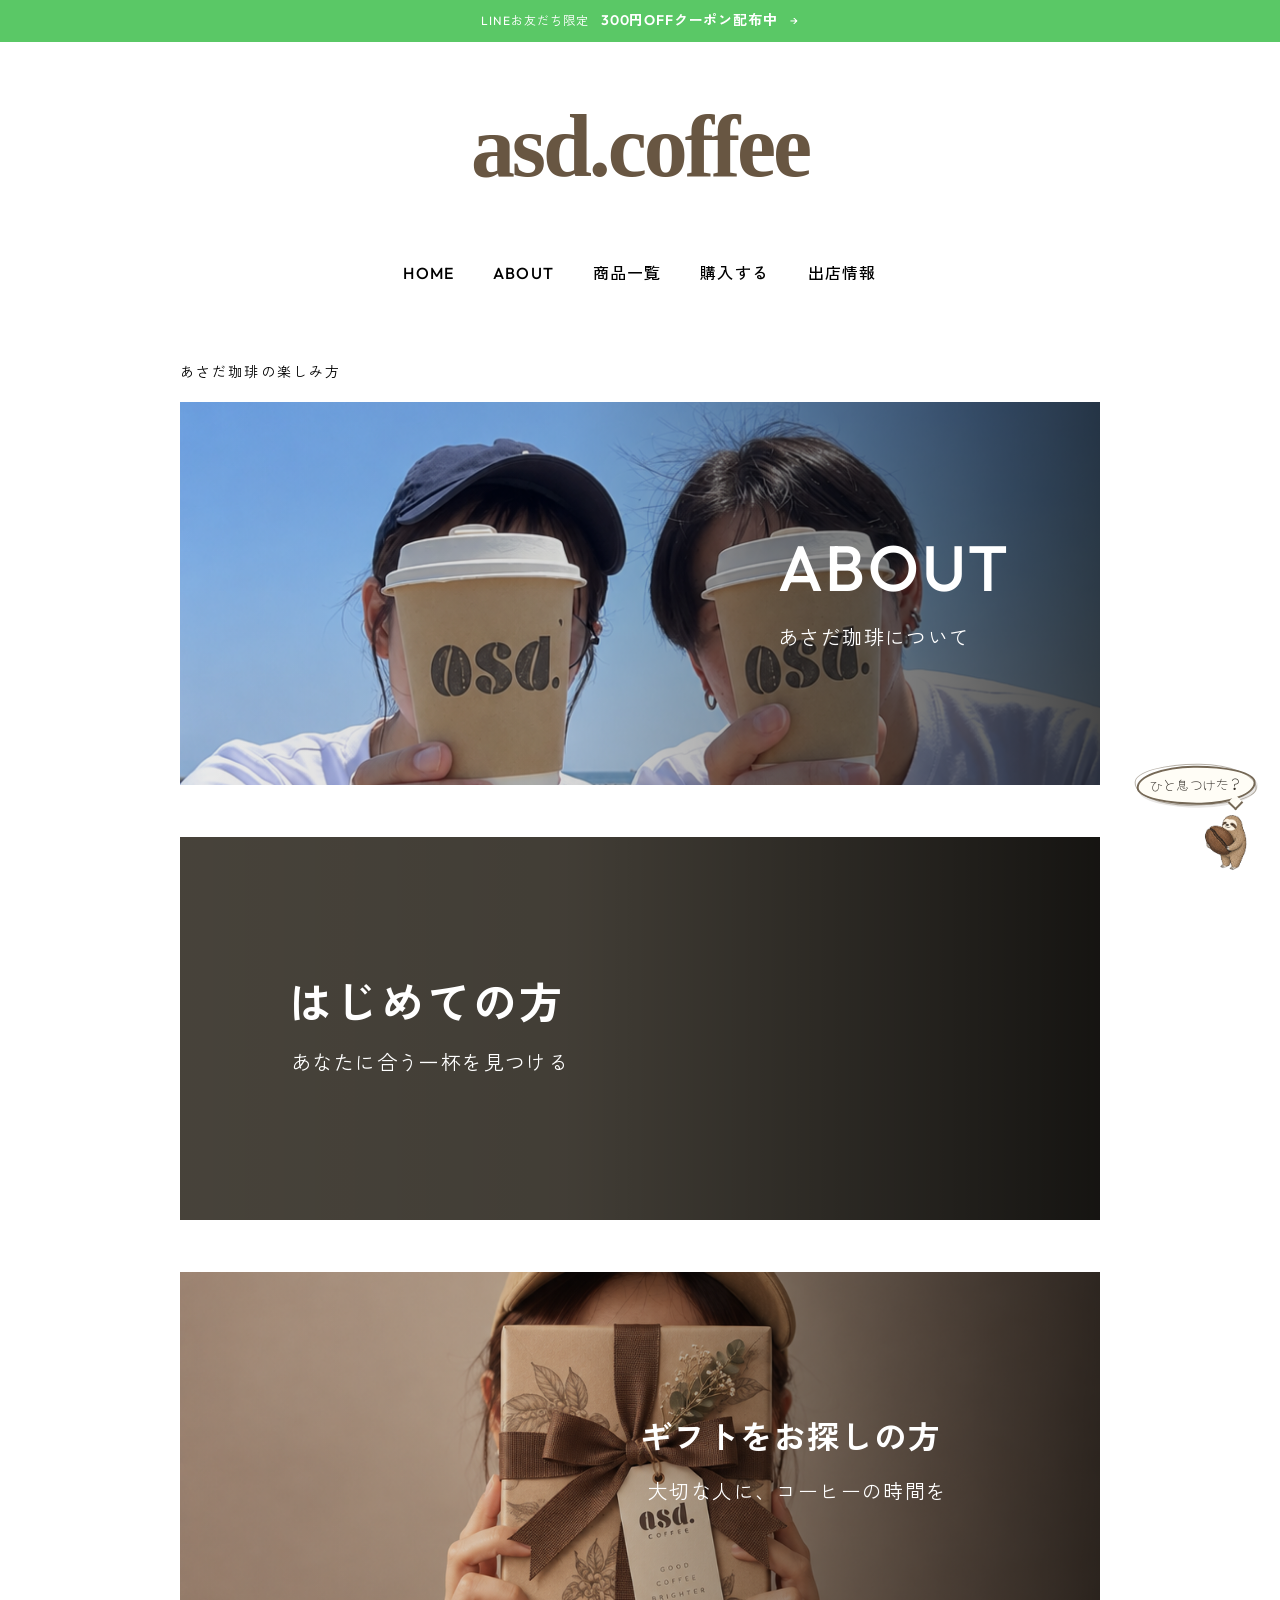
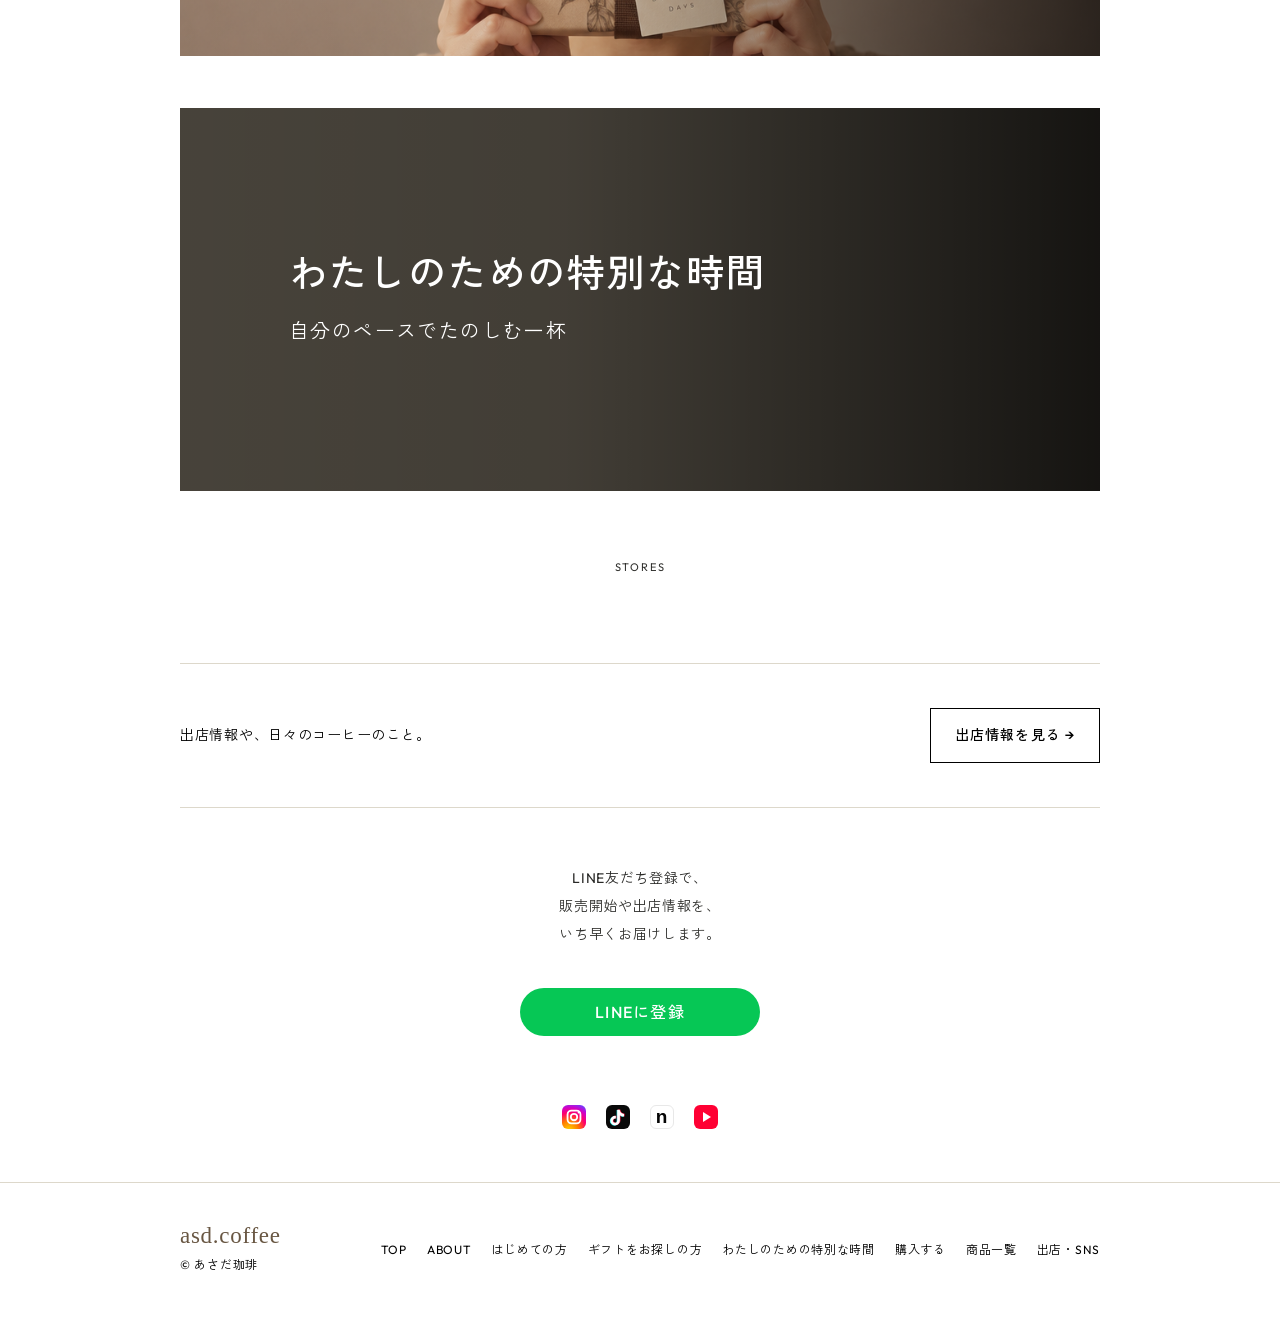
<file: index.html>
<!doctype html>
<html lang="ja">
<head>
  <meta charset="utf-8">
  <meta name="viewport" content="width=device-width,initial-scale=1">
  <title>ホーム | あさだ珈琲</title>
  <link rel="stylesheet" href="preview-site.css?v=20261124-line-coupon">
</head>
<body>
  <a class="line-coupon-bar" href="https://line.me/R/ti/p/%40012tjazy" target="_blank" rel="noopener" aria-label="LINEお友だち限定 300円OFFクーポンを受け取る">
    <span>LINEお友だち限定</span><strong>300円OFFクーポン配布中</strong><span aria-hidden="true">→</span>
  </a>
  <header>
    <div class="head-inner">
      <a class="brand" href="preview.html"><span class="wordmark">asd.coffee</span><small>やさしさ専門の珈琲屋</small></a>
      <nav aria-label="メインメニュー"><a href="preview.html" aria-current="page">HOME</a><a href="preview-about.html">ABOUT</a><a href="preview-products.html">商品一覧</a><a href="preview-shops.html">購入する</a><a href="preview-visit.html">出店情報</a></nav>
    </div>
  </header>
  <main class="shell">
    <section class="route-section">
      <p class="kicker">あさだ珈琲の楽しみ方</p>
      <div class="photo-routes">
<a class="photo-route photo-route-about" href="preview-about.html"><img src="img/about-couple-dslr.png" alt="あさだ珈琲のカップを手にするふたり" loading="lazy"><div class="photo-route-text"><h3>ABOUT</h3><p>あさだ珈琲について</p><span>ページを見る →</span></div></a>
        <a class="photo-route" href="preview-first.html"><video src="img/first-cup-loop.mp4" autoplay muted loop playsinline preload="metadata" aria-label="白いカップへコーヒーを注ぐ映像"></video><div class="photo-route-text"><h3>はじめての方</h3><p>あなたに合う一杯を見つける</p><span>ページを見る →</span></div></a>
        <a class="photo-route" href="preview-gift.html"><img src="img/home-gift-owner.png" alt="ギフトボックスを手に持つあさだ珈琲の店主" loading="lazy"><div class="photo-route-text"><h3>ギフトをお探しの方</h3><p>大切な人に、コーヒーの時間を</p><span>ページを見る →</span></div></a>
        <a class="photo-route" href="preview-metime.html"><video src="img/metime-special-loop-v2.mp4" autoplay muted loop playsinline preload="metadata" aria-label="わたしのための特別なコーヒー時間を描いた映像"></video><div class="photo-route-text"><h3>わたしのための特別な時間</h3><p>自分のペースでたのしむ一杯</p><span>ページを見る →</span></div></a>
      </div>
    </section>
    <section class="stores-product-section" aria-label="STORESの商品">
      <p class="stores-product-label">STORES</p>
      <div class="stores-product-embed">
        <div class="storesjp-button" data-storesjp-item="6b050c081599a4653943adf6" data-storesjp-variation="6b050c081599a4653943adf8" data-storesjp-name="asdcoffee" data-storesjp-layout="layout_g" data-storesjp-lang="ja"></div>
      </div>
    </section>
    <div class="home-bottom">
      <p>出店情報や、日々のコーヒーのこと。</p>
      <a class="button secondary" href="preview-visit.html">出店情報を見る →</a>
    </div>
    <section class="social-section" aria-labelledby="social-title">
      <div class="line-message">
        <h2 id="social-title">LINE友だち登録で、</h2>
        <p class="line-benefit">販売開始や出店情報を、</p>
        <p>いち早くお届けします。</p>
      </div>
      <a class="line-cta" href="https://line.me/R/ti/p/%40012tjazy" target="_blank" rel="noopener">LINEに登録</a>
      <nav class="social-icons" aria-label="公式SNS">
        <a class="social-icon-link" href="https://www.instagram.com/asd.coffee/" target="_blank" rel="noopener" aria-label="Instagramを見る"><span class="social-mark social-image-mark" aria-hidden="true"><img src="img/instagram-social.svg" alt=""></span></a>
        <a class="social-icon-link" href="https://www.tiktok.com/@user1487516749906?_r=1&amp;_t=ZS-9A1RNcPhWej" target="_blank" rel="noopener" aria-label="TikTokを見る"><span class="social-mark social-image-mark" aria-hidden="true"><img src="img/tiktok-social.svg" alt=""></span></a>
        <a class="social-icon-link" href="https://note.com/asd_coffee" target="_blank" rel="noopener" aria-label="noteを見る"><span class="social-mark note-mark" aria-hidden="true">n</span></a>
        <a class="social-icon-link" href="https://www.youtube.com/@asd.coffee8" target="_blank" rel="noopener" aria-label="YouTubeを見る"><span class="social-mark youtube-mark" aria-hidden="true"></span></a>
      </nav>
    </section>
  </main>
  <footer>
    <div class="foot-inner">
      <a class="footer-home" href="preview.html" aria-label="TOPへ戻る"><div class="footer-brand">asd.coffee</div>© あさだ珈琲</a>
      <div class="foot-links"><a href="preview.html">TOP</a><a href="preview-about.html">ABOUT</a><a href="preview-first.html">はじめての方</a><a href="preview-gift.html">ギフトをお探しの方</a><a href="preview-metime.html">わたしのための特別な時間</a><a href="preview-shops.html">購入する</a><a href="preview-products.html">商品一覧</a><a href="preview-visit.html">出店・SNS</a></div>
    </div>
  </footer>
  <script>(function(d,s,id){var st=d.getElementsByTagName(s)[0];if(d.getElementById(id)){return;}var nst=d.createElement(s);nst.id=id;nst.src="https://btn.stores.jp/button.js";nst.charset="UTF-8";st.parentNode.insertBefore(nst,st);})(document,"script","storesjp-button");</script>
  <script src="preview-mascot.js?v=20260925-final" defer></script>
</body>
</html>
</file>
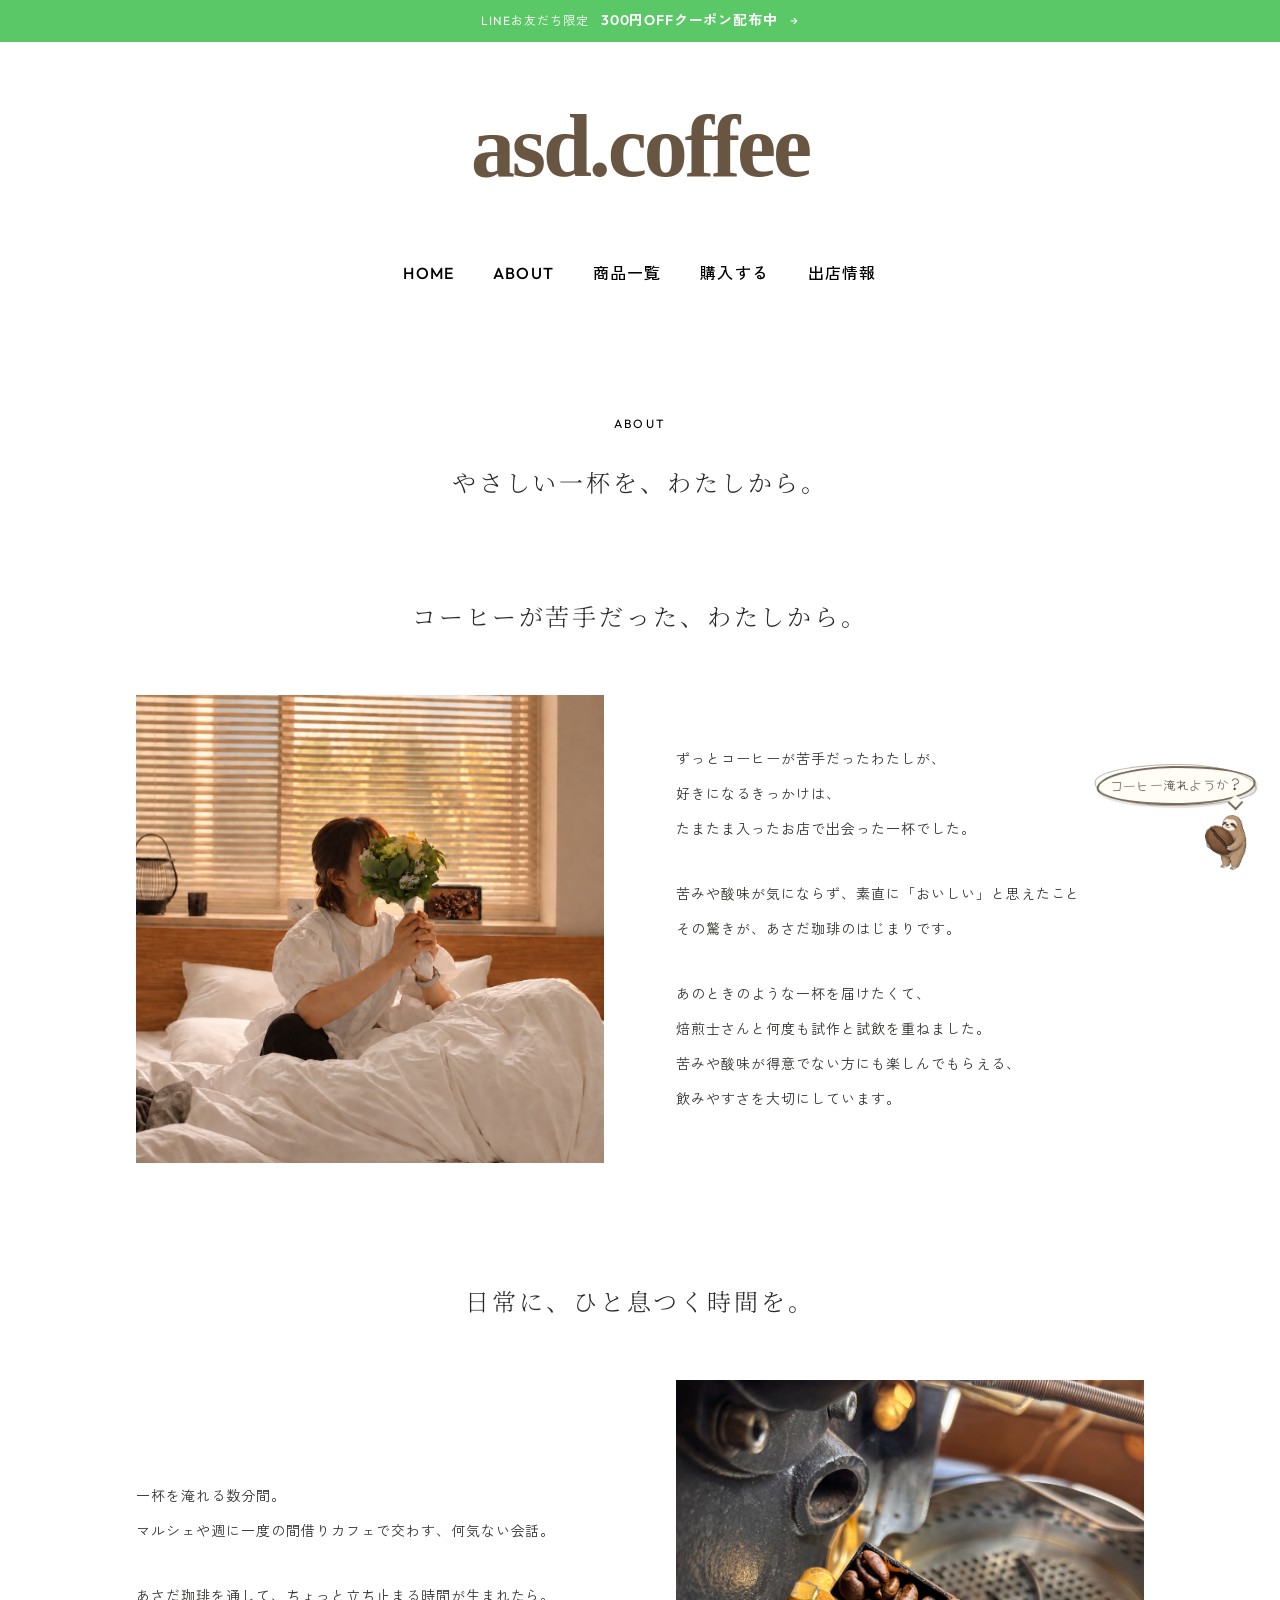
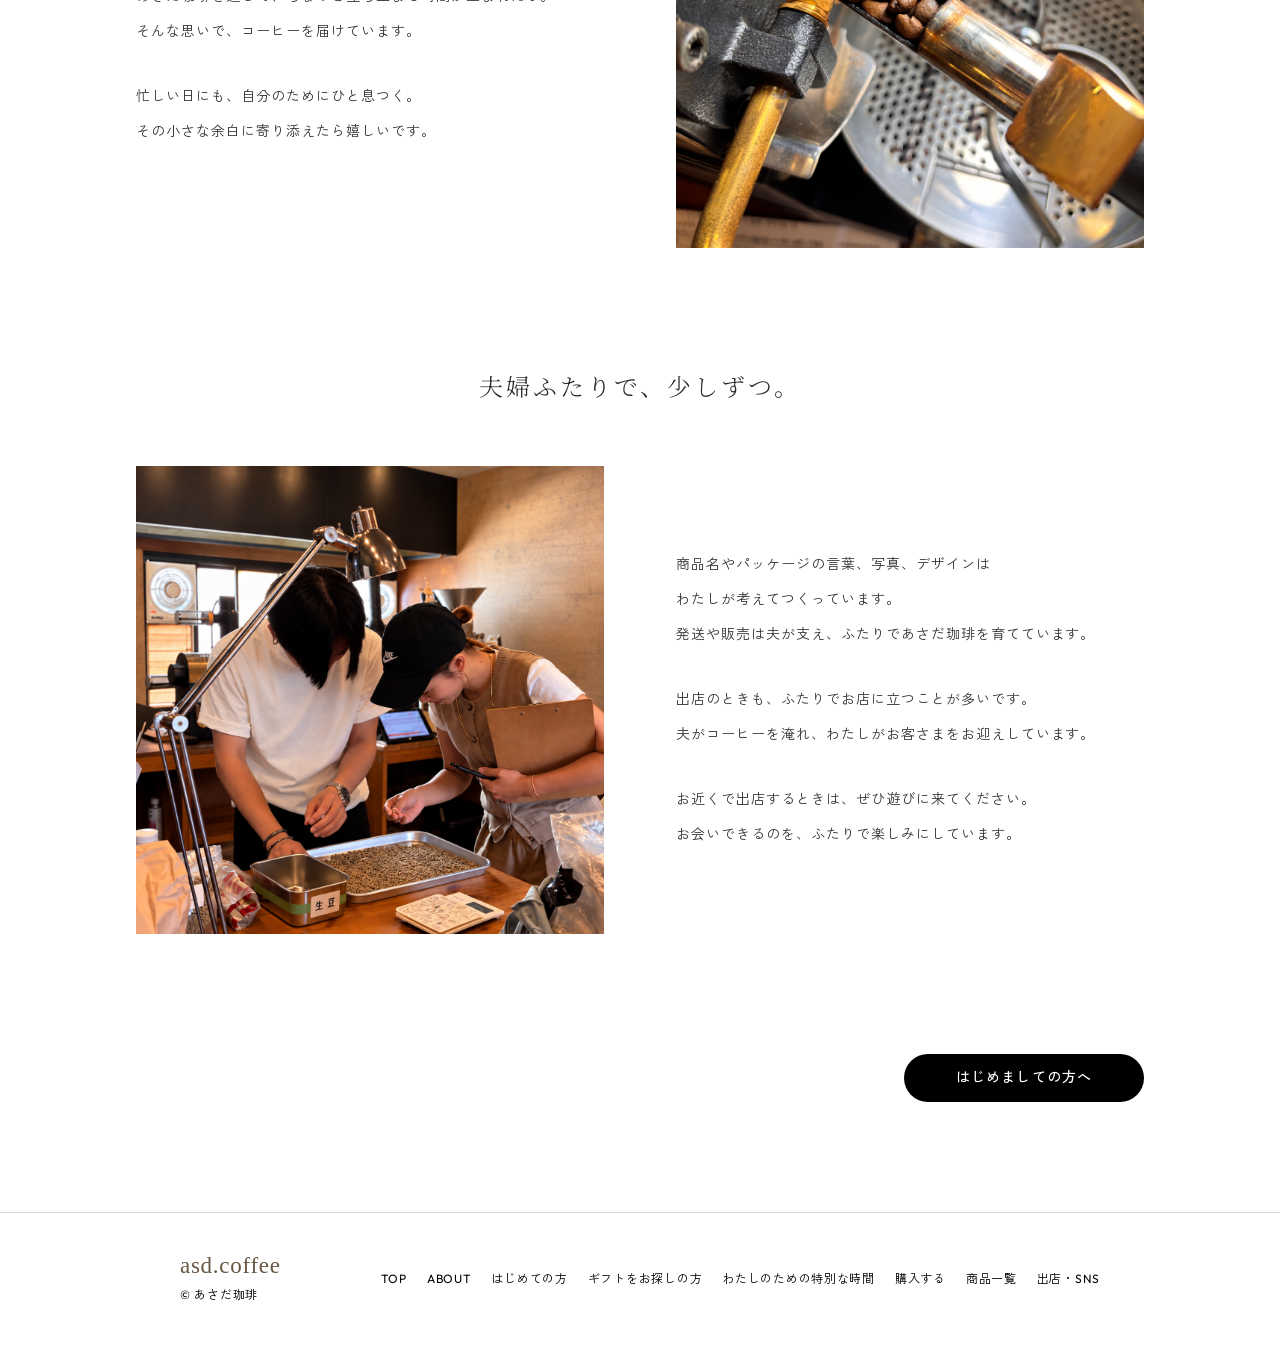
<file: preview-about.html>
<!doctype html>
<html lang="ja">
<head>
  <meta charset="utf-8">
  <meta name="viewport" content="width=device-width,initial-scale=1">
  <title>あさだ珈琲について | あさだ珈琲</title>
  <link rel="stylesheet" href="preview-site.css?v=20261124-line-coupon">
</head>
<body>
  <a class="line-coupon-bar" href="https://line.me/R/ti/p/%40012tjazy" target="_blank" rel="noopener" aria-label="LINEお友だち限定 300円OFFクーポンを受け取る">
    <span>LINEお友だち限定</span><strong>300円OFFクーポン配布中</strong><span aria-hidden="true">→</span>
  </a>
  <header>
    <div class="head-inner">
      <a class="brand" href="preview.html"><span class="wordmark">asd.coffee</span><small>やさしさ専門の珈琲屋</small></a>
      <nav aria-label="メインメニュー">
        <a href="preview.html">HOME</a>
        <a href="preview-about.html" aria-current="page">ABOUT</a>

        <a href="preview-products.html">商品一覧</a><a href="preview-shops.html">購入する</a>
      <a href="preview-visit.html">出店情報</a></nav>
    </div>
  </header>

  <main class="shell about-page">
    <div class="about-intro">
      <p class="kicker">ABOUT</p>
      <h1>やさしい一杯を、<br class="mobile-break">わたしから。</h1>
    </div>

    <section class="about-chapter">
      <h2>コーヒーが苦手だった、<br class="mobile-break">わたしから。</h2>
      <div class="about-row">
        <figure class="about-photo">
          <img src="img/about-pause-dslr-orange-beans.png" alt="花を手にベッドでひと息つく時間">
        </figure>
        <div class="about-copy about-copy-story">
          <p>ずっとコーヒーが苦手だったわたしが、<br>好きになるきっかけは、<br>たまたま入ったお店で出会った一杯でした。</p>
          <p>苦みや酸味が気にならず、素直に「おいしい」と思えたこと<br>その驚きが、あさだ珈琲のはじまりです。</p>
          <p>あのときのような一杯を届けたくて、<br>焙煎士さんと何度も試作と試飲を重ねました。<br>苦みや酸味が得意でない方にも楽しんでもらえる、<br>飲みやすさを大切にしています。</p>
        </div>
      </div>
    </section>

    <section class="about-chapter">
      <h2>日常に、ひと息つく時間を。</h2>
      <div class="about-row about-row-reverse">
        <figure class="about-photo">
          <img src="img/about-origin-roaster.jpeg" alt="焙煎機から取り出したコーヒー豆">
        </figure>
        <div class="about-copy about-copy-story">
          <p>一杯を淹れる数分間。<br>マルシェや週に一度の間借りカフェで交わす、何気ない会話。</p>
          <p>あさだ珈琲を通して、ちょっと立ち止まる時間が生まれたら。<br>そんな思いで、コーヒーを届けています。</p>
          <p>忙しい日にも、自分のためにひと息つく。<br>その小さな余白に寄り添えたら嬉しいです。</p>
        </div>
      </div>
    </section>

    <section class="about-chapter">
      <h2>夫婦ふたりで、少しずつ。</h2>
      <div class="about-row">
        <figure class="about-photo">
          <img src="img/about-roasting-team-close-headroom.png" alt="焙煎したコーヒー豆の状態を夫婦で確かめる様子">
        </figure>
        <div class="about-copy about-copy-story">
          <p>商品名やパッケージの言葉、写真、デザインは<br>わたしが考えてつくっています。<br>発送や販売は夫が支え、ふたりであさだ珈琲を育てています。</p>
          <p>出店のときも、ふたりでお店に立つことが多いです。<br>夫がコーヒーを淹れ、わたしがお客さまをお迎えしています。</p>
          <p>お近くで出店するときは、ぜひ遊びに来てください。<br>お会いできるのを、ふたりで楽しみにしています。</p>
        </div>
      </div>
    </section>

    <div class="about-next-wrap">
      <a class="about-next" href="https://note.com/asd_coffee/n/n2e257f596d24" target="_blank" rel="noopener">はじめましての方へ</a>
    </div>
  </main>

  <footer>
    <div class="foot-inner">
      <a class="footer-home" href="preview.html" aria-label="TOPへ戻る"><div class="footer-brand">asd.coffee</div>© あさだ珈琲</a>
      <div class="foot-links">
        <a href="preview.html">TOP</a><a href="preview-about.html">ABOUT</a><a href="preview-first.html">はじめての方</a><a href="preview-gift.html">ギフトをお探しの方</a><a href="preview-metime.html">わたしのための特別な時間</a><a href="preview-shops.html">購入する</a><a href="preview-products.html">商品一覧</a><a href="preview-visit.html">出店・SNS</a>
      </div>
    </div>
  </footer>
  <script src="preview-mascot.js?v=20260925-final" defer></script>
</body>
</html>
</file>
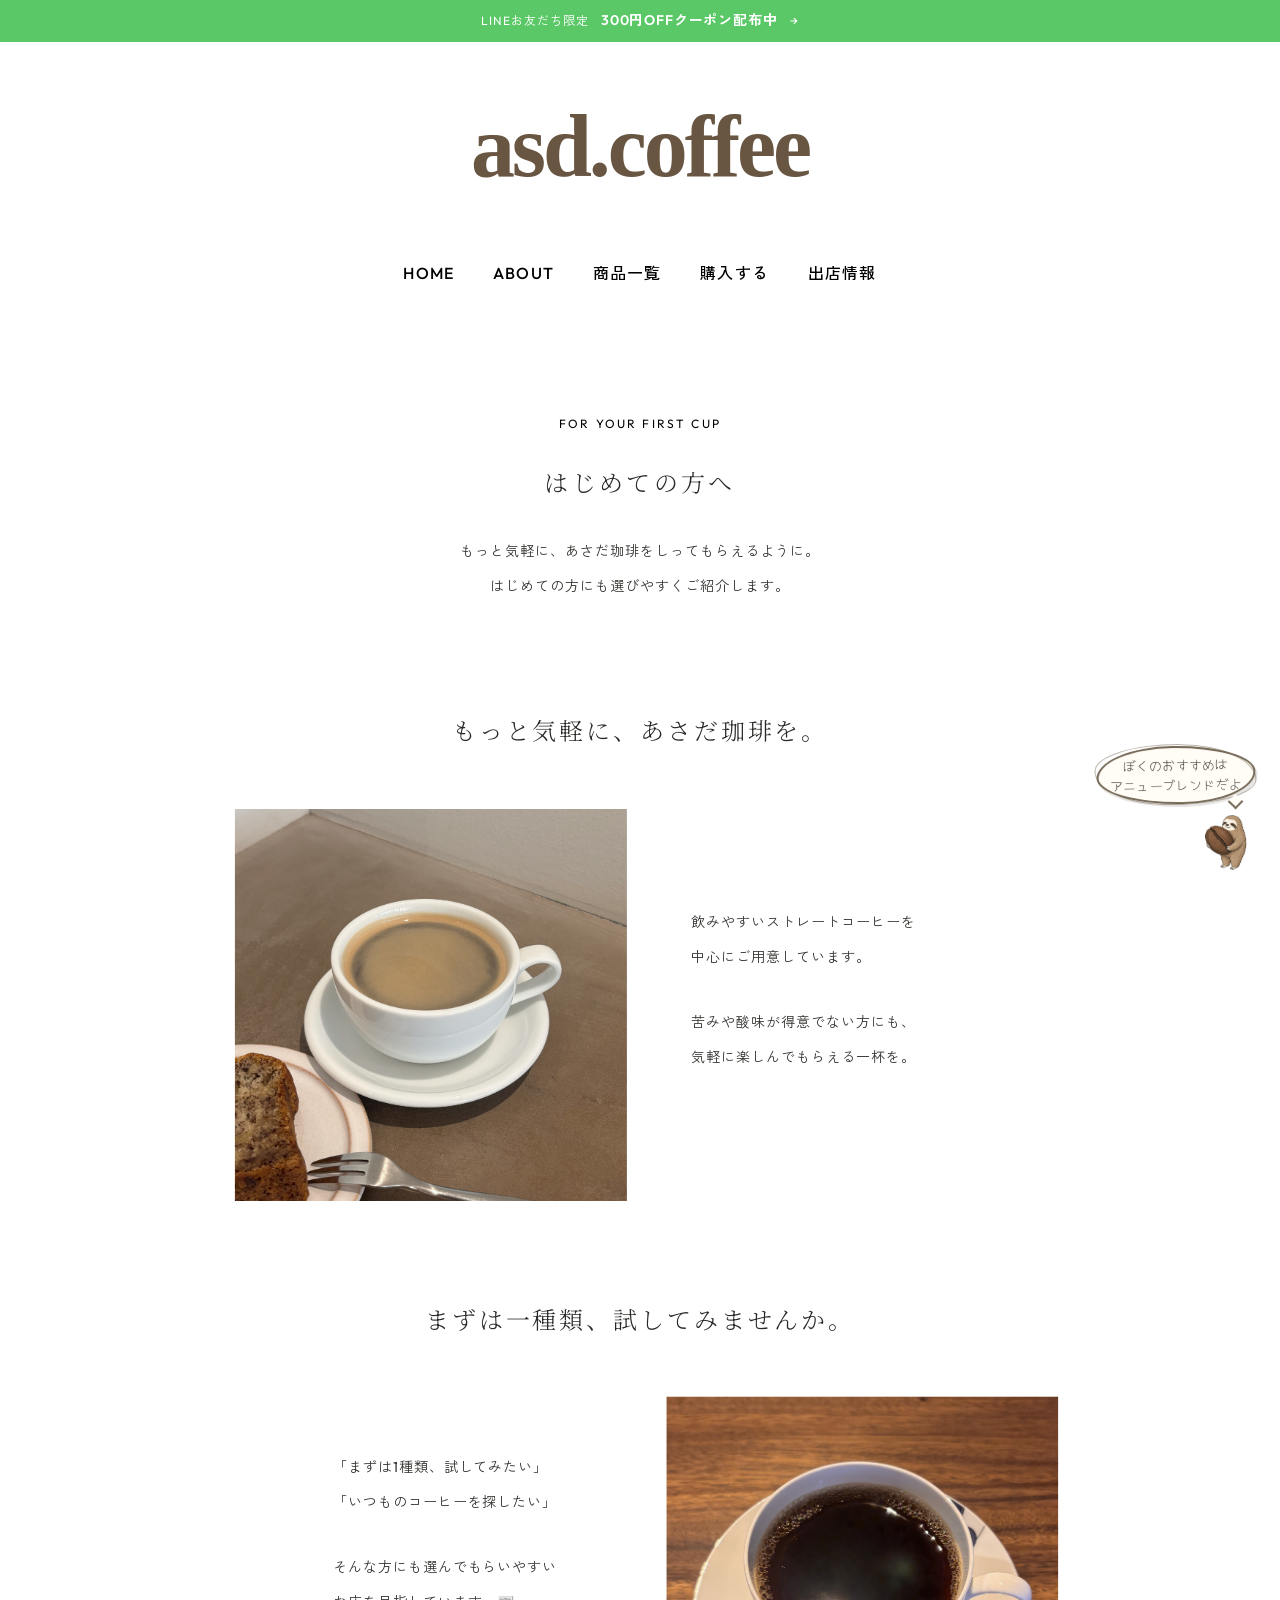
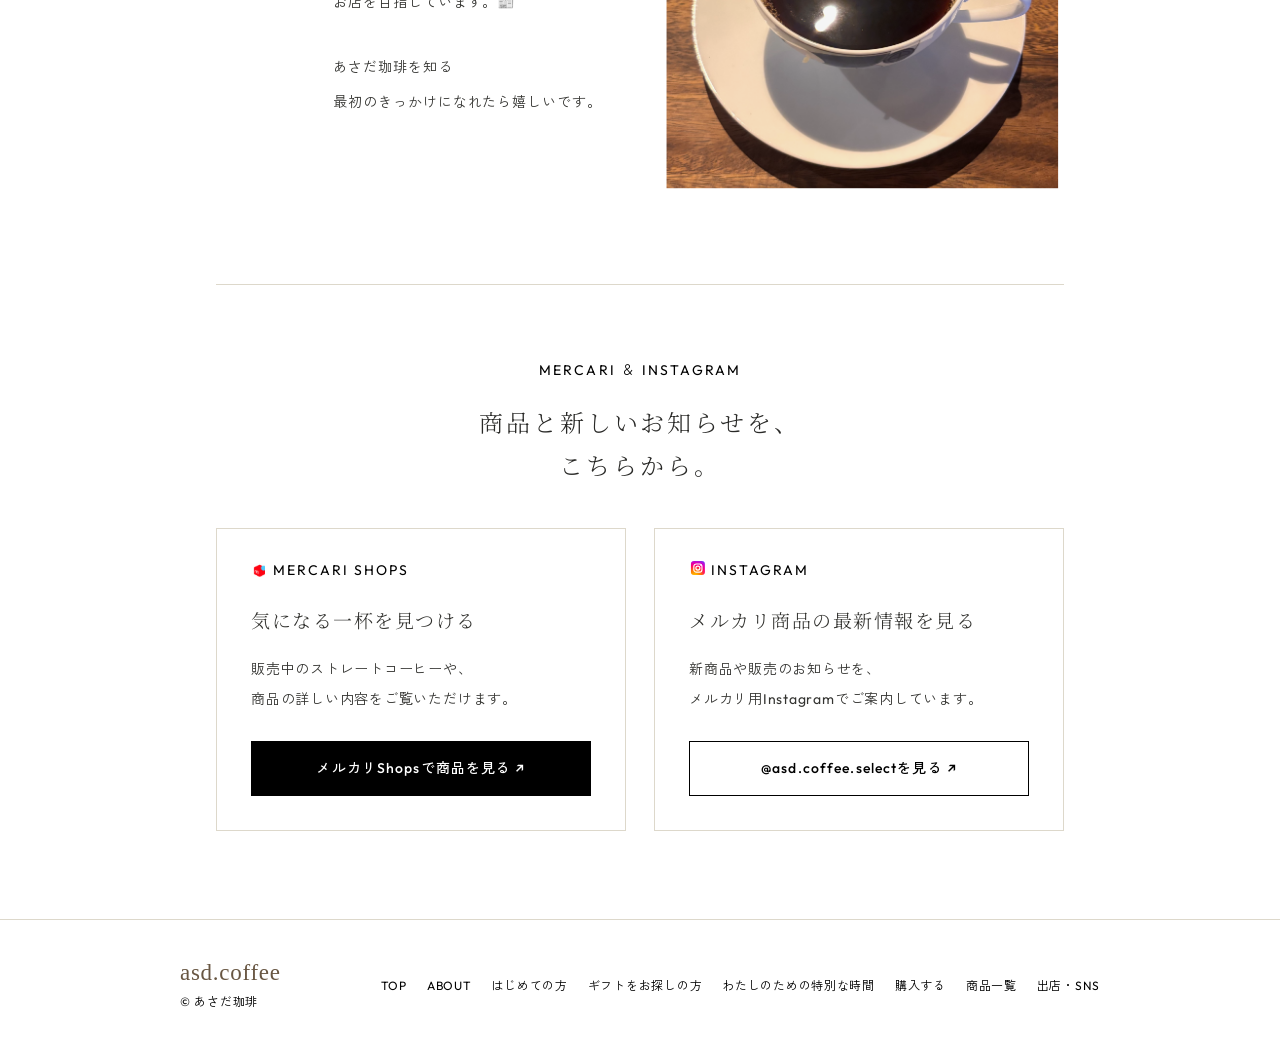
<file: preview-first.html>
<!doctype html>
<html lang="ja">
<head>
  <meta charset="utf-8">
  <meta name="viewport" content="width=device-width,initial-scale=1">
  <title>はじめての方 | あさだ珈琲</title>
  <link rel="stylesheet" href="preview-site.css?v=20261124-line-coupon">
</head>
<body>
  <a class="line-coupon-bar" href="https://line.me/R/ti/p/%40012tjazy" target="_blank" rel="noopener" aria-label="LINEお友だち限定 300円OFFクーポンを受け取る">
    <span>LINEお友だち限定</span><strong>300円OFFクーポン配布中</strong><span aria-hidden="true">→</span>
  </a>
  <header>
    <div class="head-inner">
      <a class="brand" href="preview.html"><span class="wordmark">asd.coffee</span><small>やさしさ専門の珈琲屋</small></a>
      <nav aria-label="メインメニュー">
        <a href="preview.html">HOME</a>
        <a href="preview-about.html">ABOUT</a>

        <a href="preview-products.html">商品一覧</a><a href="preview-shops.html">購入する</a>
      <a href="preview-visit.html">出店情報</a></nav>
    </div>
  </header>

  <main class="shell first-page">
    <div class="first-page-heading">
      <p class="kicker">FOR YOUR FIRST CUP</p>
      <h1>はじめての方へ</h1>
      <p>もっと気軽に、<br class="mobile-break"><span class="mobile-intro-line">あさだ珈琲をしってもらえるように。</span><br>はじめての方にも選びやすくご紹介します。</p>
    </div>

    <section class="first-guide-row">
      <h2 class="first-guide-title">もっと気軽に、あさだ珈琲を。</h2>
      <img src="img/first-coffee-cup.jpeg" alt="コーヒーと焼き菓子のある時間">
      <div class="first-guide-copy">
        <p>飲みやすいストレートコーヒーを<br>中心にご用意しています。</p>
        <p>苦みや酸味が得意でない方にも、<br>気軽に楽しんでもらえる一杯を。</p>
      </div>
    </section>

    <section class="first-guide-row first-guide-reverse">
      <h2 class="first-guide-title">まずは一種類、<br class="mobile-break">試してみませんか。</h2>
      <div class="first-guide-copy">
        <p>「まずは1種類、試してみたい」<br>「いつものコーヒーを探したい」</p>
        <p>そんな方にも選んでもらいやすい<br>お店を目指しています。📰</p>
        <p>あさだ珈琲を知る<br>最初のきっかけになれたら嬉しいです。</p>
      </div>
      <div class="first-guide-image second-coffee-image"><img src="img/first-coffee-7411.jpeg" alt="木のテーブルに置かれた一杯のコーヒー"></div>
    </section>

    <section class="first-market-links" aria-label="メルカリであさだ珈琲を見る">
      <div class="first-market-intro">
        <p class="kicker">MERCARI ＆ INSTAGRAM</p>
        <h2>商品と新しいお知らせを、<br>こちらから。</h2>
      </div>
      <div class="first-market-grid">
        <article>
          <p class="kicker market-label"><span class="market-icon mercari-icon" aria-hidden="true"><img src="img/mercari-shops-icon.png" alt=""></span>MERCARI SHOPS</p>
          <h3>気になる一杯を見つける</h3>
          <p>販売中のストレートコーヒーや、<br>商品の詳しい内容をご覧いただけます。</p>
          <a class="button" href="https://jp.mercari.com/shops/profile/J5eAxbg2uMhnXAtLZypYfQ" target="_blank" rel="noopener">メルカリShopsで商品を見る ↗</a>
        </article>
        <article>
          <p class="kicker market-label"><span class="market-icon instagram-icon" aria-hidden="true"><img src="img/instagram-social.svg" alt=""></span>INSTAGRAM</p>
          <h3>メルカリ商品の最新情報を見る</h3>
          <p>新商品や販売のお知らせを、<br>メルカリ用Instagramでご案内しています。</p>
          <a class="button secondary" href="https://www.instagram.com/asd.coffee.select?stkn=MW5xcWt0cjNtdnQzZA%3D%3D&amp;utm_source=qr" target="_blank" rel="noopener">@asd.coffee.selectを見る ↗</a>
        </article>
      </div>
    </section>
  </main>

  <footer>
    <div class="foot-inner">
      <a class="footer-home" href="preview.html" aria-label="TOPへ戻る"><div class="footer-brand">asd.coffee</div>© あさだ珈琲</a>
      <div class="foot-links"><a href="preview.html">TOP</a><a href="preview-about.html">ABOUT</a><a href="preview-first.html">はじめての方</a><a href="preview-gift.html">ギフトをお探しの方</a><a href="preview-metime.html">わたしのための特別な時間</a><a href="preview-shops.html">購入する</a><a href="preview-products.html">商品一覧</a><a href="preview-visit.html">出店・SNS</a></div>
    </div>
  </footer>
  <script src="preview-mascot.js?v=20260925-final" defer></script>
</body>
</html>
</file>
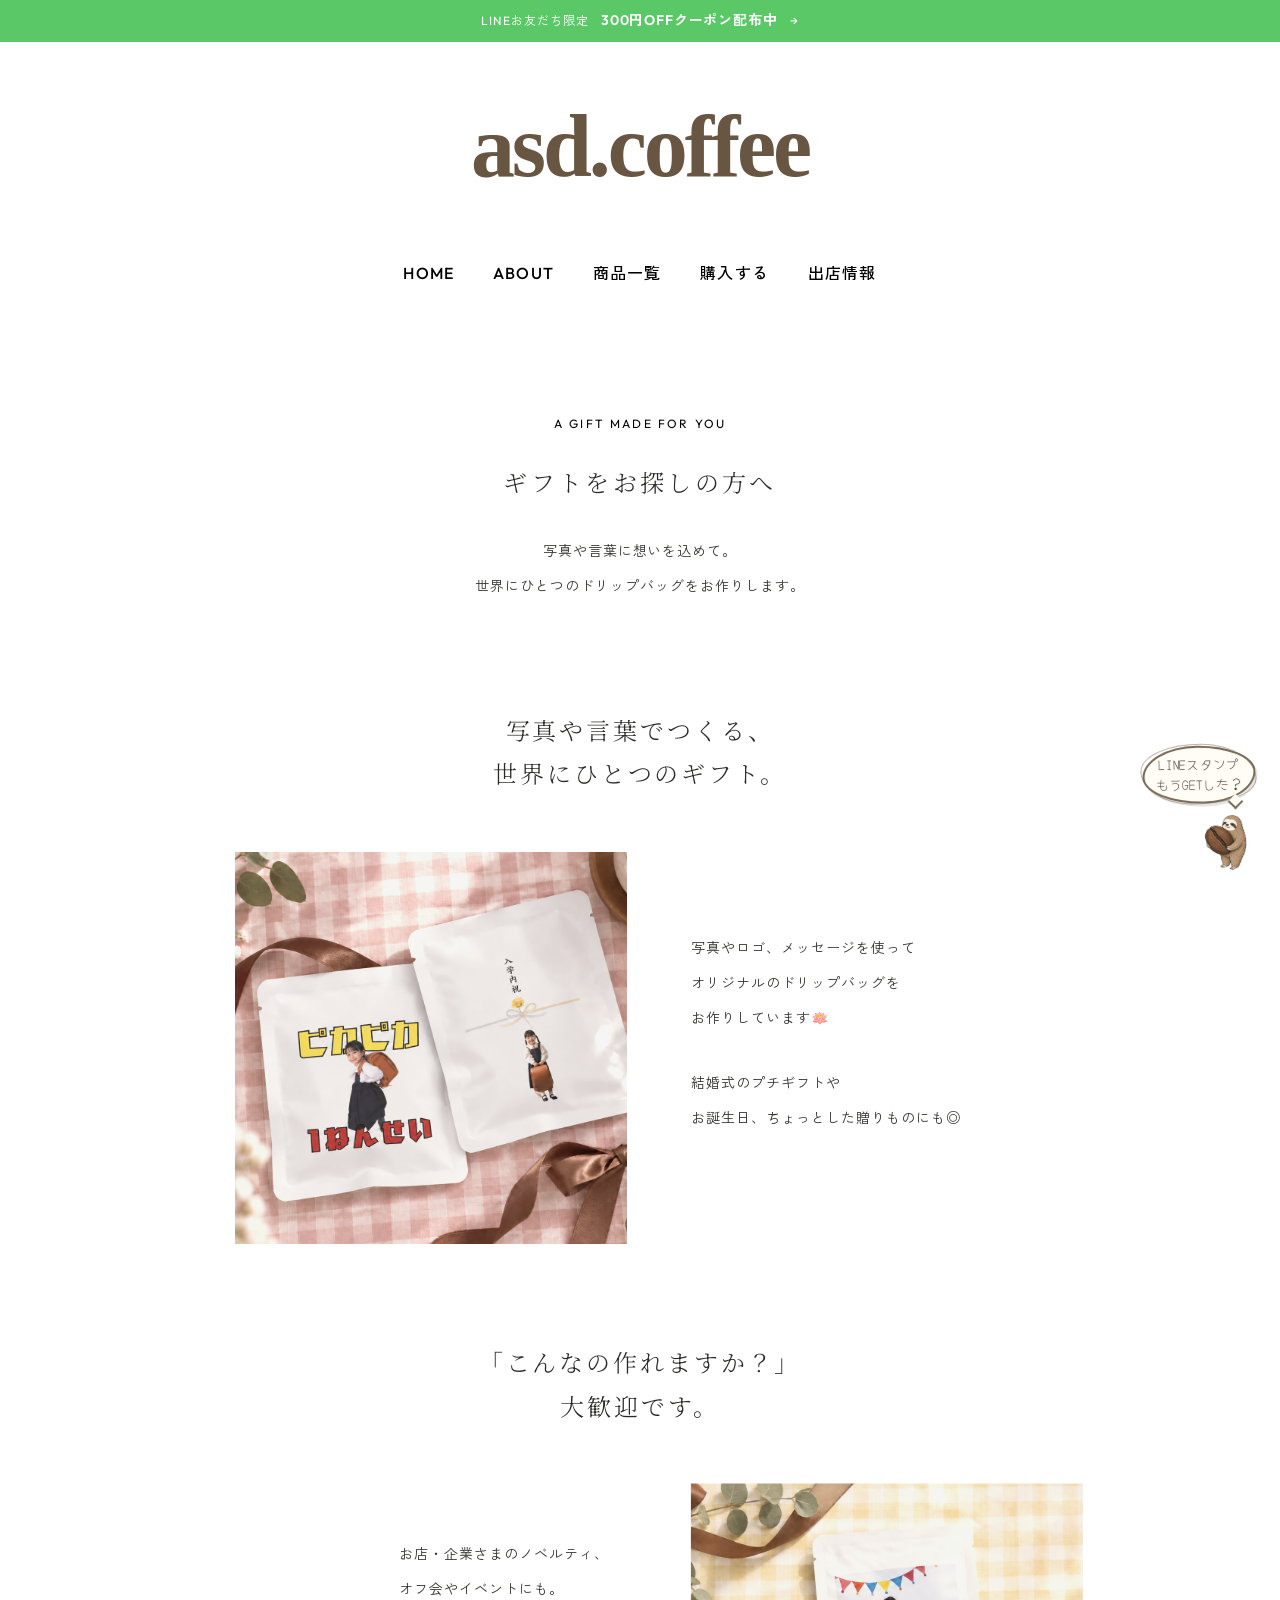
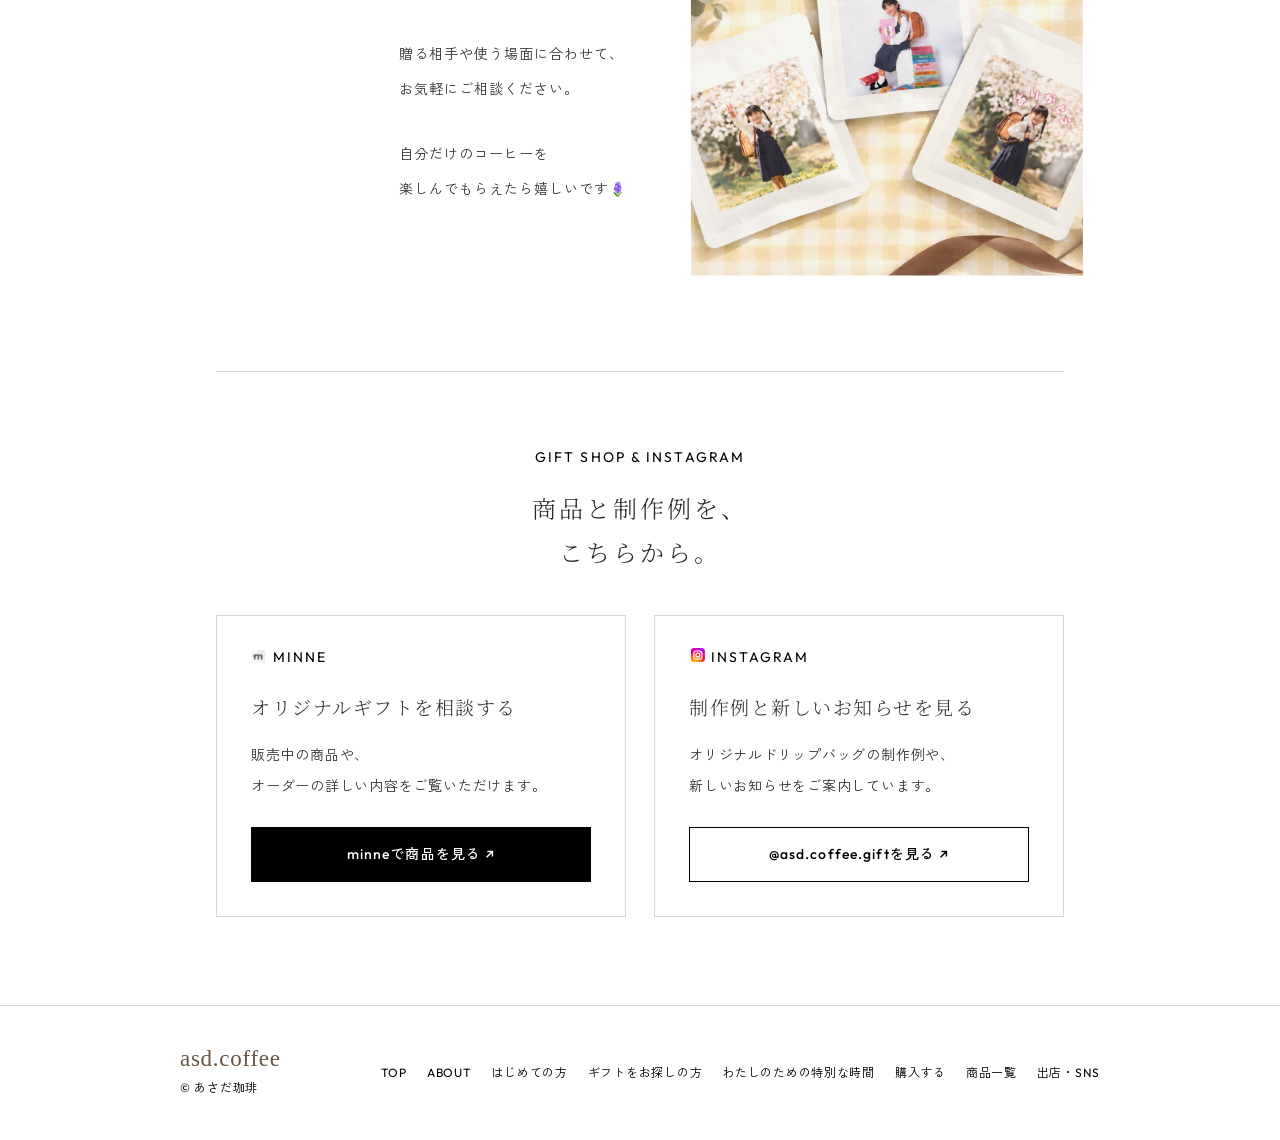
<file: preview-gift.html>
<!doctype html>
<html lang="ja">
<head>
  <meta charset="utf-8">
  <meta name="viewport" content="width=device-width,initial-scale=1">
  <title>ギフトをお探しの方 | あさだ珈琲</title>
  <link rel="stylesheet" href="preview-site.css?v=20261124-line-coupon">
</head>
<body>
  <a class="line-coupon-bar" href="https://line.me/R/ti/p/%40012tjazy" target="_blank" rel="noopener" aria-label="LINEお友だち限定 300円OFFクーポンを受け取る">
    <span>LINEお友だち限定</span><strong>300円OFFクーポン配布中</strong><span aria-hidden="true">→</span>
  </a>
  <header>
    <div class="head-inner">
      <a class="brand" href="preview.html"><span class="wordmark">asd.coffee</span><small>やさしさ専門の珈琲屋</small></a>
      <nav aria-label="メインメニュー">
        <a href="preview.html">HOME</a>
        <a href="preview-about.html">ABOUT</a>

        <a href="preview-products.html">商品一覧</a><a href="preview-shops.html">購入する</a>
      <a href="preview-visit.html">出店情報</a></nav>
    </div>
  </header>

  <main class="shell first-page gift-page">
    <div class="first-page-heading">
      <p class="kicker">A GIFT MADE FOR YOU</p>
      <h1>ギフトをお探しの方へ</h1>
      <p>写真や言葉に想いを込めて。<br>世界にひとつのドリップバッグをお作りします。</p>
    </div>

    <section class="first-guide-row">
      <h2 class="first-guide-title">写真や言葉でつくる、<br>世界にひとつのギフト。</h2>
      <div class="first-guide-image gift-samples-image"><img src="img/gift-original-samples-cute.png" alt="写真とメッセージを使ったオリジナルドリップバッグ"></div>
      <div class="first-guide-copy">
        <div class="gift-intro-copy">
          <p>写真やロゴ、メッセージを使って<br>オリジナルのドリップバッグを<br>お作りしています🪷</p>
          <p>結婚式のプチギフトや<br>お誕生日、ちょっとした贈りものにも◎</p>
        </div>
      </div>
    </section>

    <section class="first-guide-row first-guide-reverse">
      <h2 class="first-guide-title">「こんなの作れますか？」<br><span class="gift-welcome-line">大歓迎です。</span></h2>
      <div class="first-guide-copy">
        <div class="gift-detail-copy">
          <p>お店・企業さまのノベルティ、<br>オフ会やイベントにも。</p>
          <p>贈る相手や使う場面に合わせて、<br>お気軽にご相談ください。</p>
          <p>自分だけのコーヒーを<br>楽しんでもらえたら嬉しいです🪻</p>
        </div>
      </div>
      <div class="first-guide-image gift-photo-set"><img src="img/gift-original-photo-set-cute.png" alt="子どもの写真を使ったオリジナルドリップバッグのセット"></div>
    </section>

    <section class="first-market-links" aria-label="minneとInstagramでギフトを見る">
      <div class="first-market-intro">
        <p class="kicker">GIFT SHOP &amp; INSTAGRAM</p>
        <h2>商品と制作例を、<br>こちらから。</h2>
      </div>
      <div class="first-market-grid">
        <article>
          <p class="kicker market-label"><span class="market-icon minne-icon" aria-hidden="true"><img src="img/minne-icon.jpg" alt=""></span>MINNE</p>
          <h3>オリジナルギフトを相談する</h3>
          <p>販売中の商品や、<br>オーダーの詳しい内容をご覧いただけます。</p>
          <a class="button" href="https://minne.com/@1124no" target="_blank" rel="noopener">minneで商品を見る ↗</a>
        </article>
        <article>
          <p class="kicker market-label"><span class="market-icon instagram-icon" aria-hidden="true"><img src="img/instagram-social.svg" alt=""></span>INSTAGRAM</p>
          <h3>制作例と新しいお知らせを見る</h3>
          <p>オリジナルドリップバッグの制作例や、<br>新しいお知らせをご案内しています。</p>
          <a class="button secondary" href="https://www.instagram.com/asd.coffee.gift?stkn=dHhuazY5N3hmNndn&amp;utm_source=qr" target="_blank" rel="noopener">@asd.coffee.giftを見る ↗</a>
        </article>
      </div>
    </section>
  </main>

  <footer>
    <div class="foot-inner">
      <a class="footer-home" href="preview.html" aria-label="TOPへ戻る"><div class="footer-brand">asd.coffee</div>© あさだ珈琲</a>
      <div class="foot-links"><a href="preview.html">TOP</a><a href="preview-about.html">ABOUT</a><a href="preview-first.html">はじめての方</a><a href="preview-gift.html">ギフトをお探しの方</a><a href="preview-metime.html">わたしのための特別な時間</a><a href="preview-shops.html">購入する</a><a href="preview-products.html">商品一覧</a><a href="preview-visit.html">出店・SNS</a></div>
    </div>
  </footer>
  <script src="preview-mascot.js?v=20260925-final" defer></script>
</body>
</html>
</file>
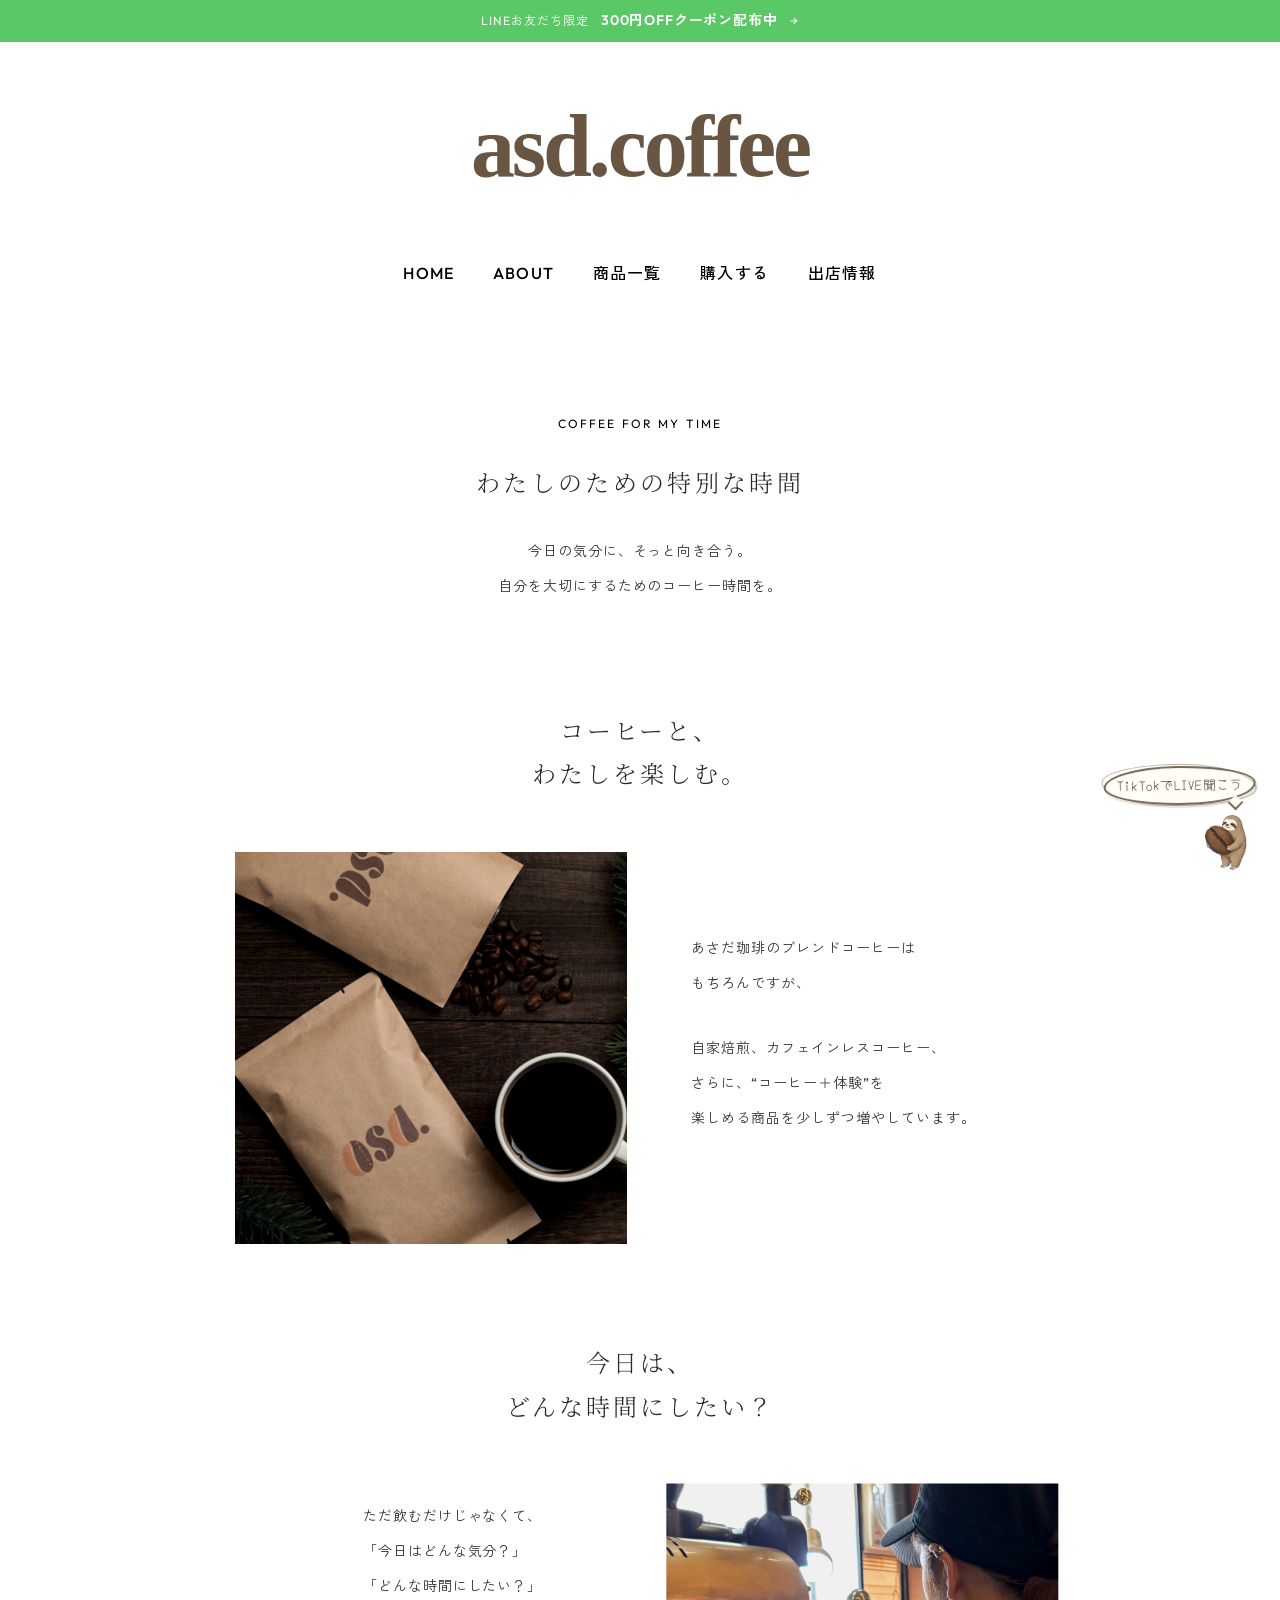
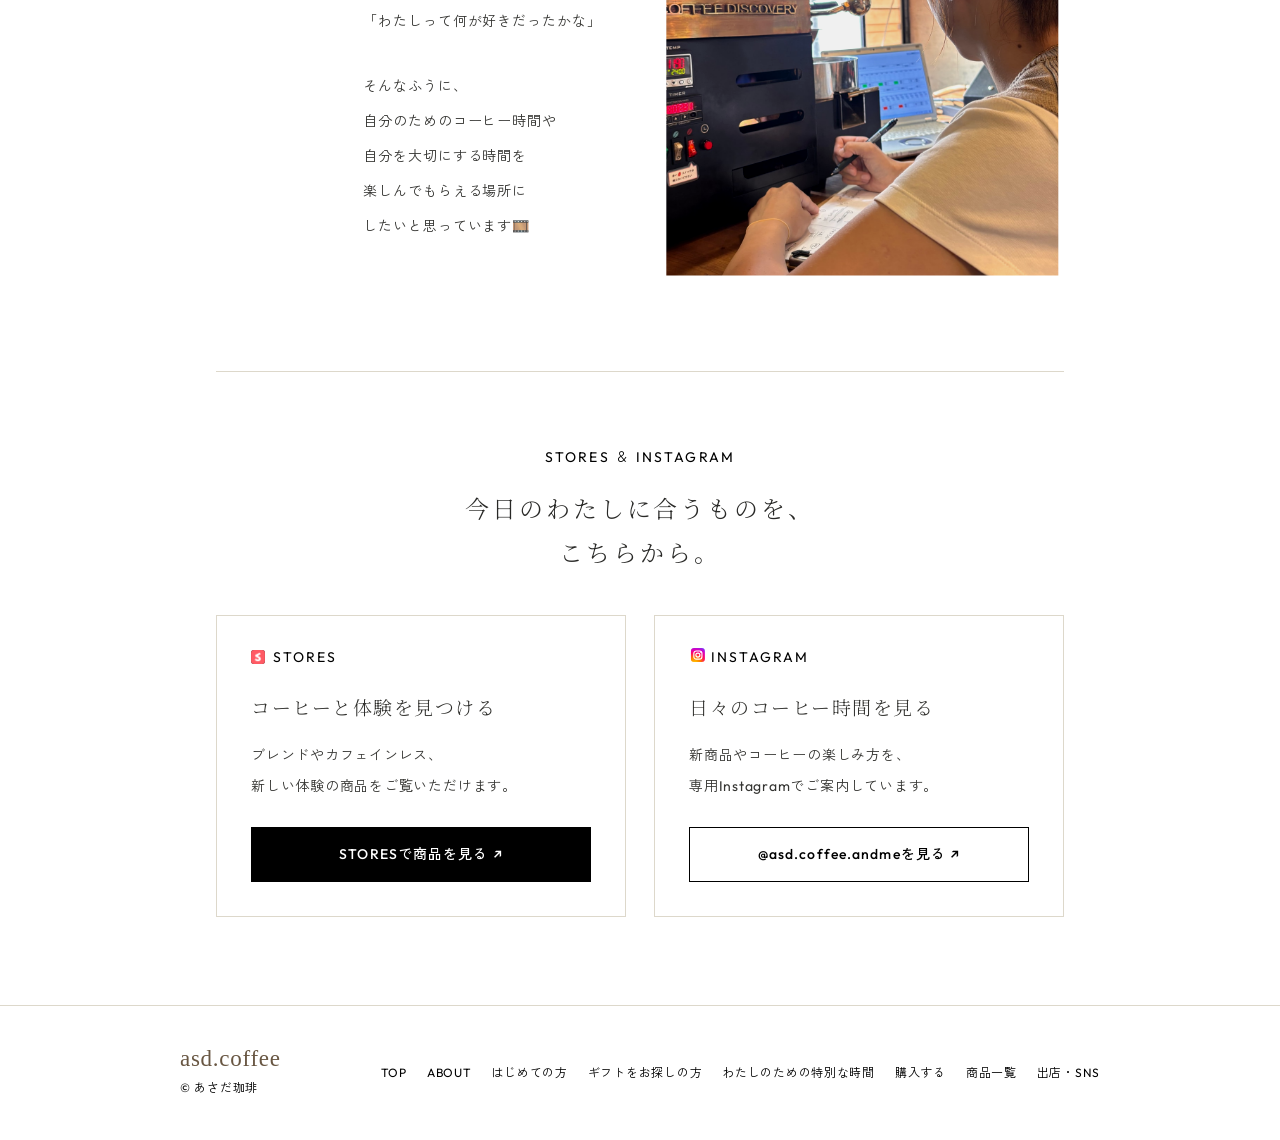
<file: preview-metime.html>
<!doctype html>
<html lang="ja">
<head>
  <meta charset="utf-8">
  <meta name="viewport" content="width=device-width,initial-scale=1">
  <title>わたしのための特別な時間 | あさだ珈琲</title>
  <link rel="stylesheet" href="preview-site.css?v=20261124-line-coupon">
</head>
<body>
  <a class="line-coupon-bar" href="https://line.me/R/ti/p/%40012tjazy" target="_blank" rel="noopener" aria-label="LINEお友だち限定 300円OFFクーポンを受け取る">
    <span>LINEお友だち限定</span><strong>300円OFFクーポン配布中</strong><span aria-hidden="true">→</span>
  </a>
  <header>
    <div class="head-inner">
      <a class="brand" href="preview.html"><span class="wordmark">asd.coffee</span><small>やさしさ専門の珈琲屋</small></a>
      <nav aria-label="メインメニュー">
        <a href="preview.html">HOME</a>
        <a href="preview-about.html">ABOUT</a>

        <a href="preview-products.html">商品一覧</a><a href="preview-shops.html">購入する</a>
      <a href="preview-visit.html">出店情報</a></nav>
    </div>
  </header>

  <main class="shell first-page metime-page">
    <div class="first-page-heading">
      <p class="kicker">COFFEE FOR MY TIME</p>
      <h1>わたしのための特別な時間</h1>
      <p>今日の気分に、そっと向き合う。<br>自分を大切にするためのコーヒー時間を。</p>
    </div>

    <section class="first-guide-row">
      <h2 class="first-guide-title">コーヒーと、<br>わたしを楽しむ。</h2>
      <div class="first-guide-image metime-photo metime-product-photo"><img src="img/metime-product-photo.jpg" alt="木目のテーブルに並んだあさだ珈琲のパッケージとコーヒー"></div>
      <div class="first-guide-copy">
        <p>あさだ珈琲のブレンドコーヒーは<br>もちろんですが、</p>
        <p>自家焙煎、カフェインレスコーヒー、<br>さらに、“コーヒー＋体験”を<br>楽しめる商品を少しずつ増やしています。</p>
      </div>
    </section>

    <section class="first-guide-row first-guide-reverse">
      <h2 class="first-guide-title">今日は、<br>どんな時間にしたい？</h2>
      <div class="first-guide-copy">
        <p>ただ飲むだけじゃなくて、<br>「今日はどんな気分？」<br>「どんな時間にしたい？」<br>「わたしって何が好きだったかな」</p>
        <p>そんなふうに、<br>自分のためのコーヒー時間や<br>自分を大切にする時間を<br>楽しんでもらえる場所に<br>したいと思っています🎞️</p>
      </div>
      <div class="first-guide-image metime-photo metime-roasting-photo"><img src="img/metime-roasting.jpg" alt="焙煎機に向き合いコーヒーを仕上げる様子"></div>
    </section>

    <section class="first-market-links" aria-label="STORESとInstagramで商品と活動を見る">
      <div class="first-market-intro">
        <p class="kicker">STORES ＆ INSTAGRAM</p>
        <h2>今日のわたしに合うものを、<br>こちらから。</h2>
      </div>
      <div class="first-market-grid">
        <article>
          <p class="kicker market-label"><span class="market-icon stores-icon" aria-hidden="true"><img src="img/stores-icon.png" alt=""></span>STORES</p>
          <h3>コーヒーと体験を見つける</h3>
          <p>ブレンドやカフェインレス、<br>新しい体験の商品をご覧いただけます。</p>
          <a class="button" href="https://asdcoffee.stores.jp/" target="_blank" rel="noopener">STORESで商品を見る ↗</a>
        </article>
        <article>
          <p class="kicker market-label"><span class="market-icon instagram-icon" aria-hidden="true"><img src="img/instagram-social.svg" alt=""></span>INSTAGRAM</p>
          <h3>日々のコーヒー時間を見る</h3>
          <p>新商品やコーヒーの楽しみ方を、<br>専用Instagramでご案内しています。</p>
          <a class="button secondary" href="https://www.instagram.com/asd.coffee.andme?stkn=cG0yZHNtZmgxM2Zv&amp;utm_source=qr" target="_blank" rel="noopener">@asd.coffee.andmeを見る ↗</a>
        </article>
      </div>
    </section>
  </main>

  <footer>
    <div class="foot-inner">
      <a class="footer-home" href="preview.html" aria-label="TOPへ戻る"><div class="footer-brand">asd.coffee</div>© あさだ珈琲</a>
      <div class="foot-links"><a href="preview.html">TOP</a><a href="preview-about.html">ABOUT</a><a href="preview-first.html">はじめての方</a><a href="preview-gift.html">ギフトをお探しの方</a><a href="preview-metime.html">わたしのための特別な時間</a><a href="preview-shops.html">購入する</a><a href="preview-products.html">商品一覧</a><a href="preview-visit.html">出店・SNS</a></div>
    </div>
  </footer>
  <script src="preview-mascot.js?v=20260925-final" defer></script>
</body>
</html>
</file>
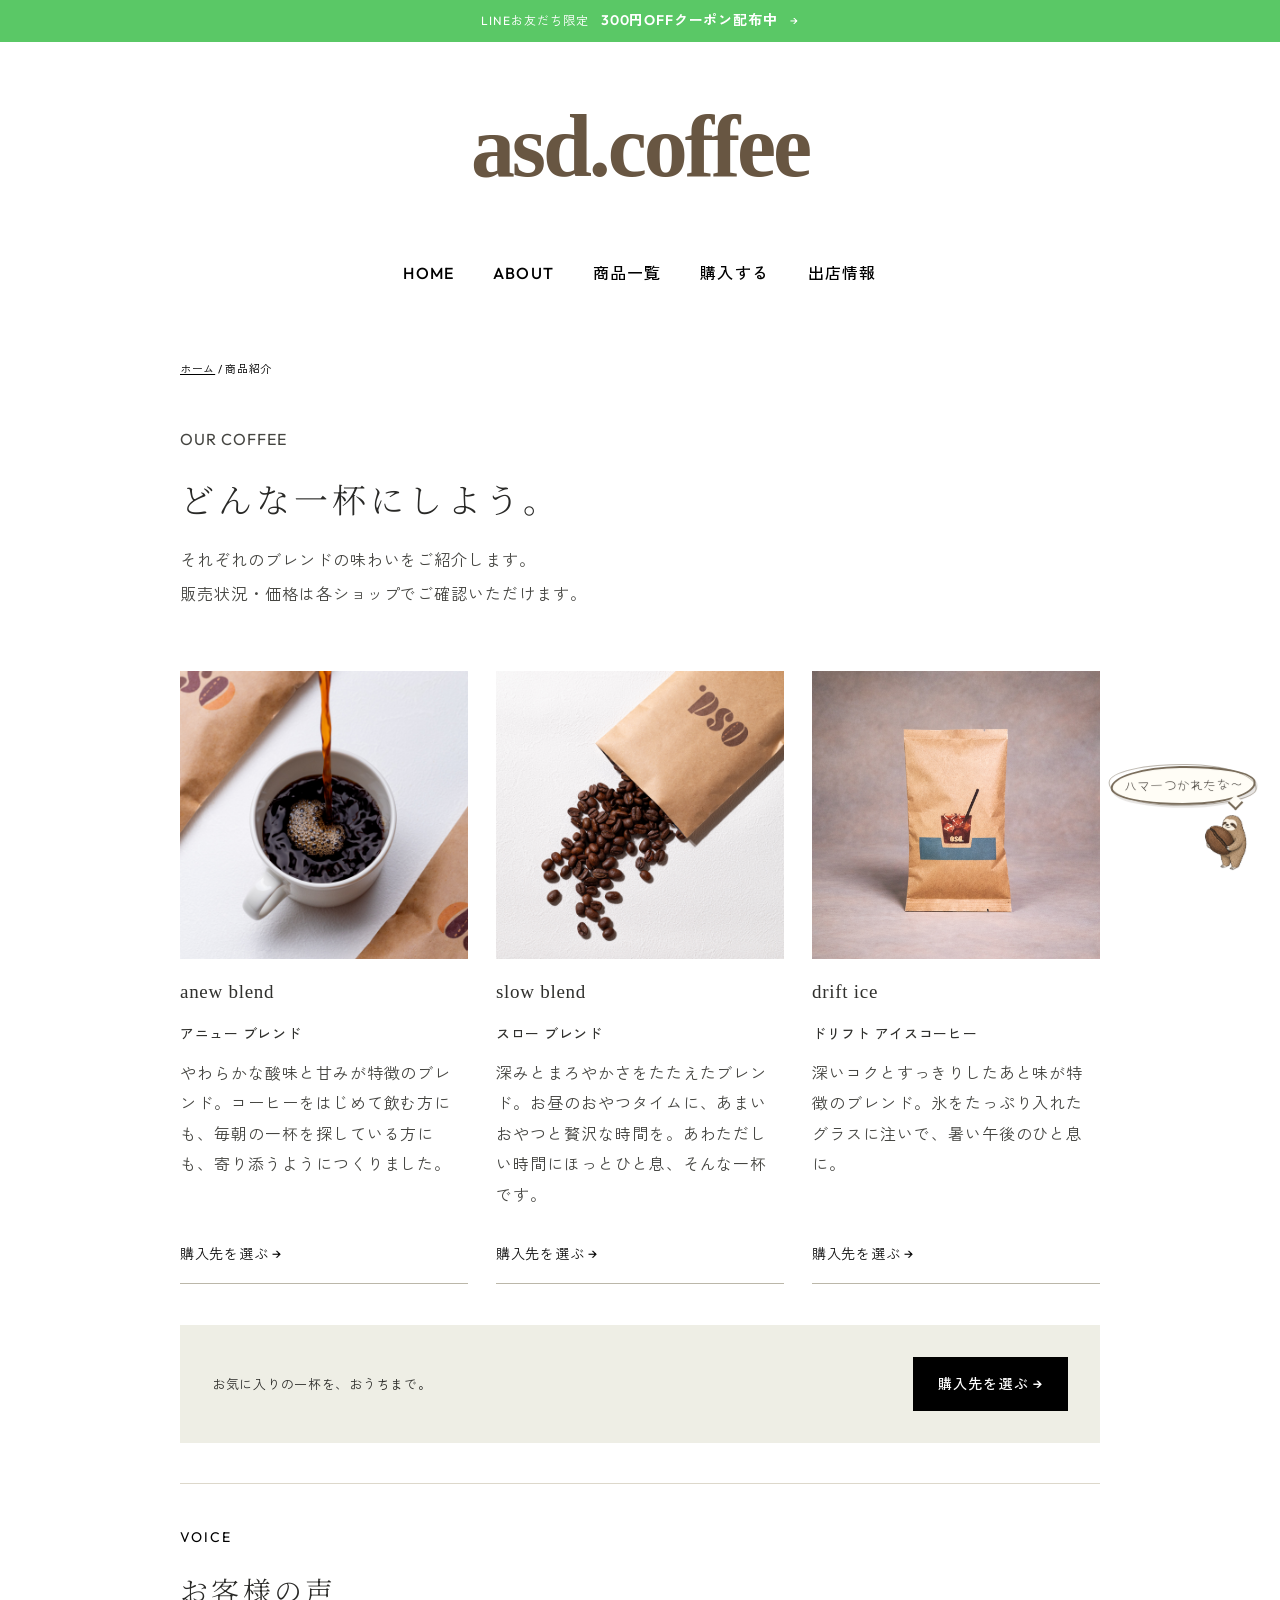
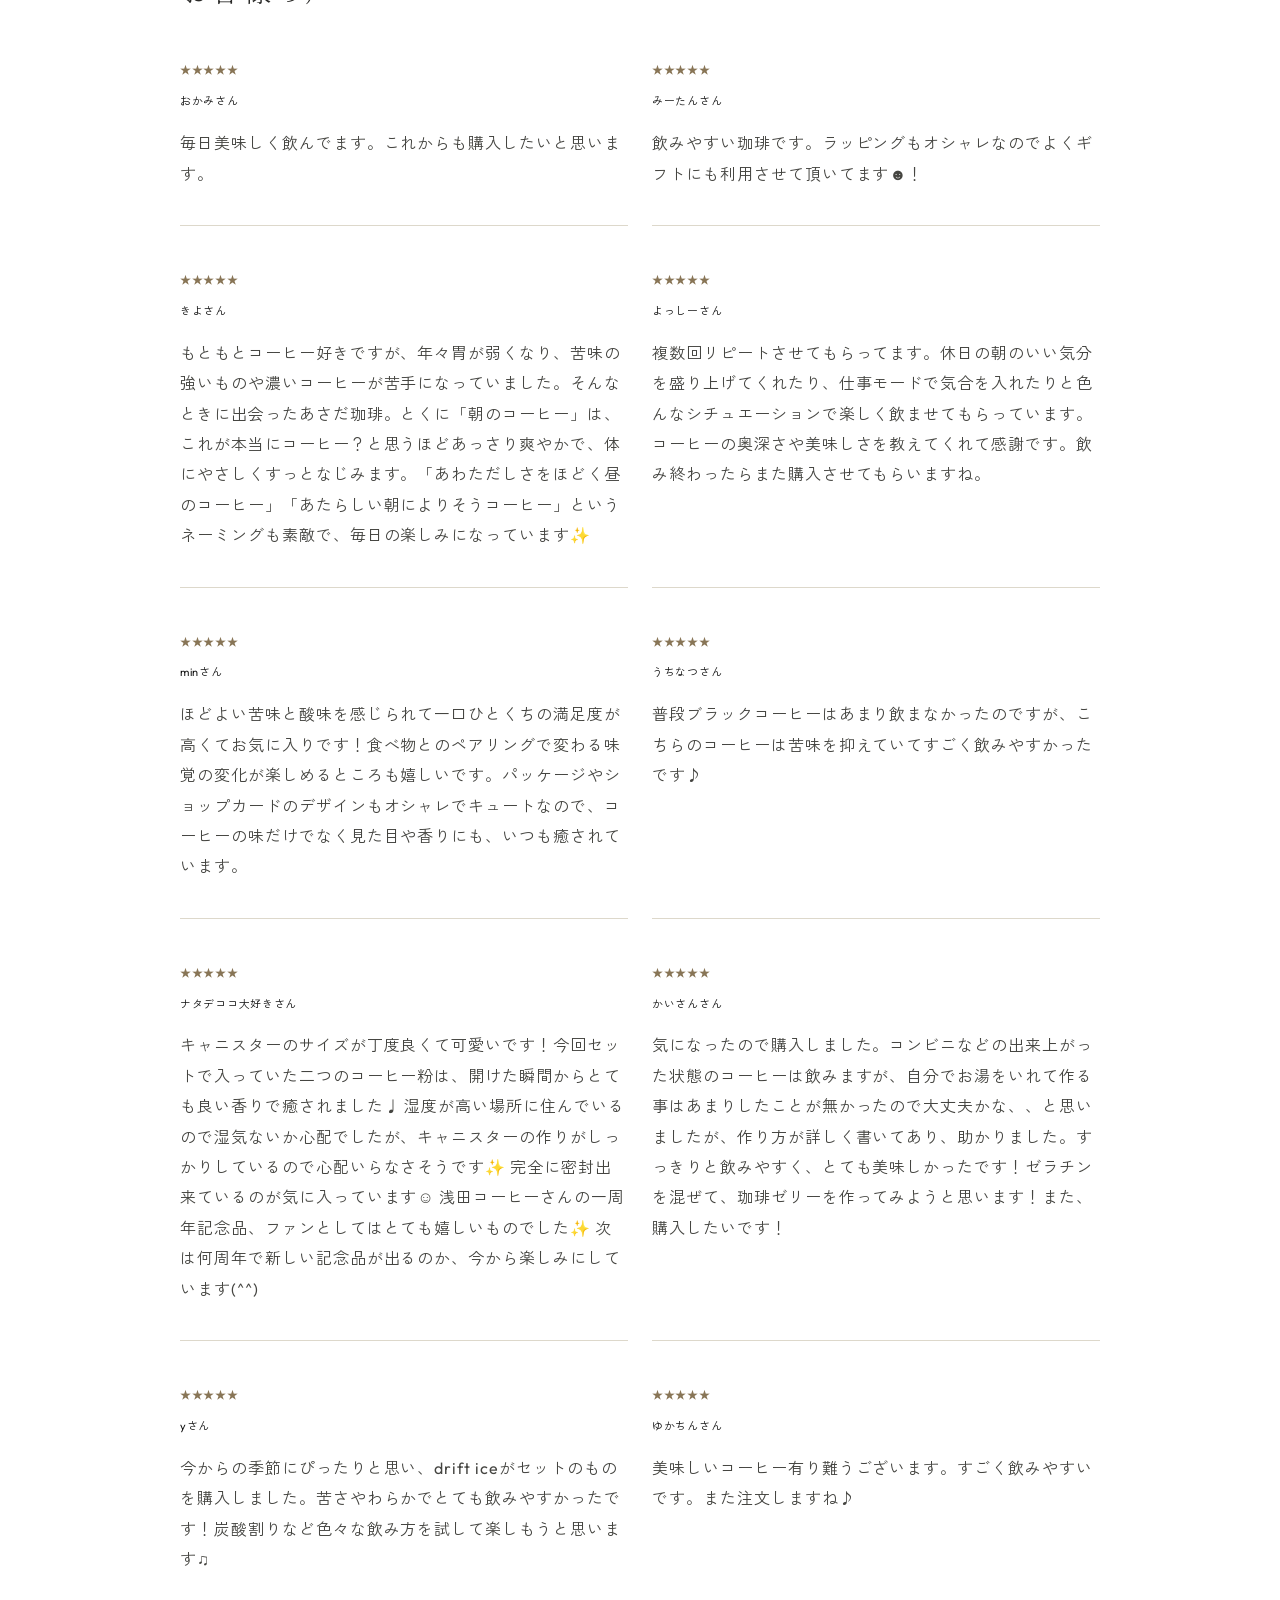
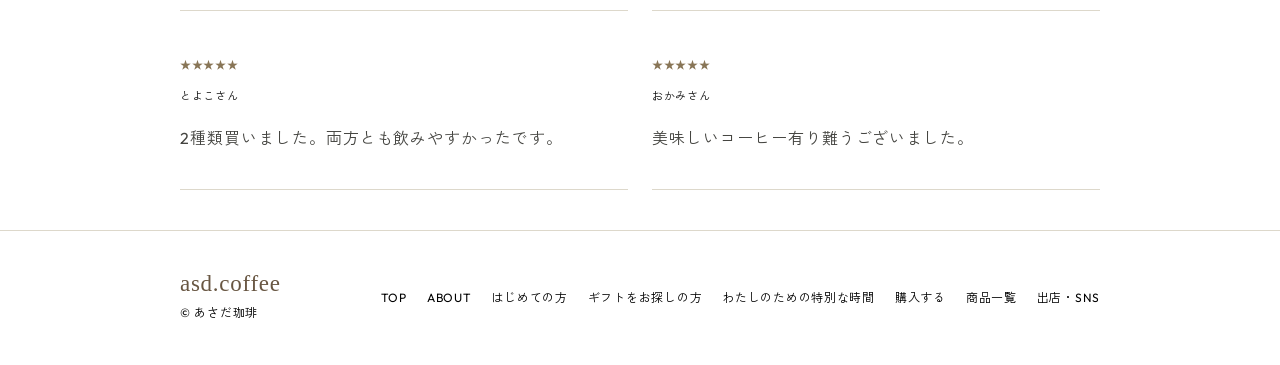
<file: preview-products.html>
<!doctype html><html lang="ja"><head><meta charset="utf-8"><meta name="viewport" content="width=device-width,initial-scale=1"><title>商品紹介 | あさだ珈琲</title><link rel="stylesheet" href="preview-site.css?v=20261124-line-coupon"></head><body>
  <a class="line-coupon-bar" href="https://line.me/R/ti/p/%40012tjazy" target="_blank" rel="noopener" aria-label="LINEお友だち限定 300円OFFクーポンを受け取る">
    <span>LINEお友だち限定</span><strong>300円OFFクーポン配布中</strong><span aria-hidden="true">→</span>
  </a>
<header><div class="head-inner"><a class="brand" href="preview.html"><span class="wordmark">asd.coffee</span><small>やさしさ専門の珈琲屋</small></a><nav aria-label="メインメニュー"><a href="preview.html">HOME</a><a href="preview-about.html">ABOUT</a><a href="preview-products.html" aria-current="page">商品一覧</a><a href="preview-shops.html">購入する</a><a href="preview-visit.html">出店情報</a></nav></div></header><main class="shell"><div class="crumbs"><a href="preview.html">ホーム</a> / 商品紹介</div><div class="page-heading"><p class="kicker">OUR COFFEE</p><h1>どんな一杯にしよう。</h1><p class="lead">それぞれのブレンドの味わいをご紹介します。<br>販売状況・価格は各ショップでご確認いただけます。</p></div><section class="products"><div class="product-grid">      <!-- anew blend -->
      <div class="product" id="anew">
        <img src="img/anew.jpg" alt="anew blend" class="product-img" />
        <p class="product-label">anew blend</p>
        <h3>アニュー ブレンド</h3>
        <p class="product-desc">やわらかな酸味と甘みが特徴のブレンド。<br>コーヒーをはじめて飲む方にも、<br>毎朝の一杯を探している方にも、<br>寄り添うようにつくりました。</p>
        <a class="product-link" href="preview-shops.html">購入先を選ぶ →</a>
      </div>

      <!-- slow blend -->
      <div class="product" id="slow">
        <img src="img/slow.jpg" alt="slow blend" class="product-img" />
        <p class="product-label">slow blend</p>
        <h3>スロー ブレンド</h3>
        <p class="product-desc">深みとまろやかさをたたえたブレンド。<br>お昼のおやつタイムに、<br>あまいおやつと贅沢な時間を。<br>あわただしい時間にほっとひと息、<br>そんな一杯です。</p>
        <a class="product-link" href="preview-shops.html">購入先を選ぶ →</a>
      </div>

      <!-- drift ice -->
      <div class="product">
        <img src="img/drift.png" alt="drift ice" class="product-img" />
        <p class="product-label">drift ice</p>
        <h3>ドリフト アイスコーヒー</h3>
        <p class="product-desc">深いコクとすっきりしたあと味が特徴のブレンド。<br>氷をたっぷり入れたグラスに注いで、<br>暑い午後のひと息に。</p>
        <a class="product-link" href="preview-shops.html">購入先を選ぶ →</a>
      </div>
    </div></section><div class="end-buy"><p>お気に入りの一杯を、おうちまで。</p><a class="button" href="preview-shops.html">購入先を選ぶ →</a></div><section class="reviews">
      <p class="label">Voice</p>
      <h2>お客様の声</h2>

      <div class="review-list">

        <div class="review-card">
          <div class="review-stars">★★★★★</div>
          <p class="review-name">おかみさん</p>
          <p class="review-body">毎日美味しく飲んでます。これからも購入したいと思います。</p>
        </div>

        <div class="review-card">
          <div class="review-stars">★★★★★</div>
          <p class="review-name">みーたんさん</p>
          <p class="review-body">飲みやすい珈琲です。ラッピングもオシャレなのでよくギフトにも利用させて頂いてます☻！</p>
        </div>

        <div class="review-card">
          <div class="review-stars">★★★★★</div>
          <p class="review-name">きよさん</p>
          <p class="review-body">もともとコーヒー好きですが、年々胃が弱くなり、苦味の強いものや濃いコーヒーが苦手になっていました。そんなときに出会ったあさだ珈琲。とくに「朝のコーヒー」は、これが本当にコーヒー？と思うほどあっさり爽やかで、体にやさしくすっとなじみます。「あわただしさをほどく昼のコーヒー」「あたらしい朝によりそうコーヒー」というネーミングも素敵で、毎日の楽しみになっています✨</p>
        </div>

        <div class="review-card">
          <div class="review-stars">★★★★★</div>
          <p class="review-name">よっしーさん</p>
          <p class="review-body">複数回リピートさせてもらってます。休日の朝のいい気分を盛り上げてくれたり、仕事モードで気合を入れたりと色んなシチュエーションで楽しく飲ませてもらっています。コーヒーの奥深さや美味しさを教えてくれて感謝です。飲み終わったらまた購入させてもらいますね。</p>
        </div>

        <div class="review-card">
          <div class="review-stars">★★★★★</div>
          <p class="review-name">minさん</p>
          <p class="review-body">ほどよい苦味と酸味を感じられて一口ひとくちの満足度が高くてお気に入りです！食べ物とのペアリングで変わる味覚の変化が楽しめるところも嬉しいです。パッケージやショップカードのデザインもオシャレでキュートなので、コーヒーの味だけでなく見た目や香りにも、いつも癒されています。</p>
        </div>

        <div class="review-card">
          <div class="review-stars">★★★★★</div>
          <p class="review-name">うちなつさん</p>
          <p class="review-body">普段ブラックコーヒーはあまり飲まなかったのですが、こちらのコーヒーは苦味を抑えていてすごく飲みやすかったです♪</p>
        </div>

        <div class="review-card">
          <div class="review-stars">★★★★★</div>
          <p class="review-name">ナタデココ大好きさん</p>
          <p class="review-body">キャニスターのサイズが丁度良くて可愛いです！今回セットで入っていた二つのコーヒー粉は、開けた瞬間からとても良い香りで癒されました♩ 湿度が高い場所に住んでいるので湿気ないか心配でしたが、キャニスターの作りがしっかりしているので心配いらなさそうです✨ 完全に密封出来ているのが気に入っています☺️ 浅田コーヒーさんの一周年記念品、ファンとしてはとても嬉しいものでした✨ 次は何周年で新しい記念品が出るのか、今から楽しみにしています(^^)</p>
        </div>

        <div class="review-card">
          <div class="review-stars">★★★★★</div>
          <p class="review-name">かいさんさん</p>
          <p class="review-body">気になったので購入しました。コンビニなどの出来上がった状態のコーヒーは飲みますが、自分でお湯をいれて作る事はあまりしたことが無かったので大丈夫かな、、と思いましたが、作り方が詳しく書いてあり、助かりました。すっきりと飲みやすく、とても美味しかったです！ゼラチンを混ぜて、珈琲ゼリーを作ってみようと思います！また、購入したいです！</p>
        </div>

        <div class="review-card">
          <div class="review-stars">★★★★★</div>
          <p class="review-name">yさん</p>
          <p class="review-body">今からの季節にぴったりと思い、drift iceがセットのものを購入しました。苦さやわらかでとても飲みやすかったです！炭酸割りなど色々な飲み方を試して楽しもうと思います♫</p>
        </div>

        <div class="review-card">
          <div class="review-stars">★★★★★</div>
          <p class="review-name">ゆかちんさん</p>
          <p class="review-body">美味しいコーヒー有り難うございます。すごく飲みやすいです。また注文しますね♪</p>
        </div>

        <div class="review-card">
          <div class="review-stars">★★★★★</div>
          <p class="review-name">とよこさん</p>
          <p class="review-body">2種類買いました。両方とも飲みやすかったです。</p>
        </div>

        <div class="review-card">
          <div class="review-stars">★★★★★</div>
          <p class="review-name">おかみさん</p>
          <p class="review-body">美味しいコーヒー有り難うございました。</p>
        </div>

      </div>
    </section></main><footer><div class="foot-inner"><a class="footer-home" href="preview.html" aria-label="TOPへ戻る"><div class="footer-brand">asd.coffee</div>© あさだ珈琲</a><div class="foot-links"><a href="preview.html">TOP</a><a href="preview-about.html">ABOUT</a><a href="preview-first.html">はじめての方</a><a href="preview-gift.html">ギフトをお探しの方</a><a href="preview-metime.html">わたしのための特別な時間</a><a href="preview-shops.html">購入する</a><a href="preview-products.html">商品一覧</a><a href="preview-visit.html">出店・SNS</a></div></div></footer>  <script src="preview-mascot.js?v=20260925-final" defer></script>
</body></html>
</file>
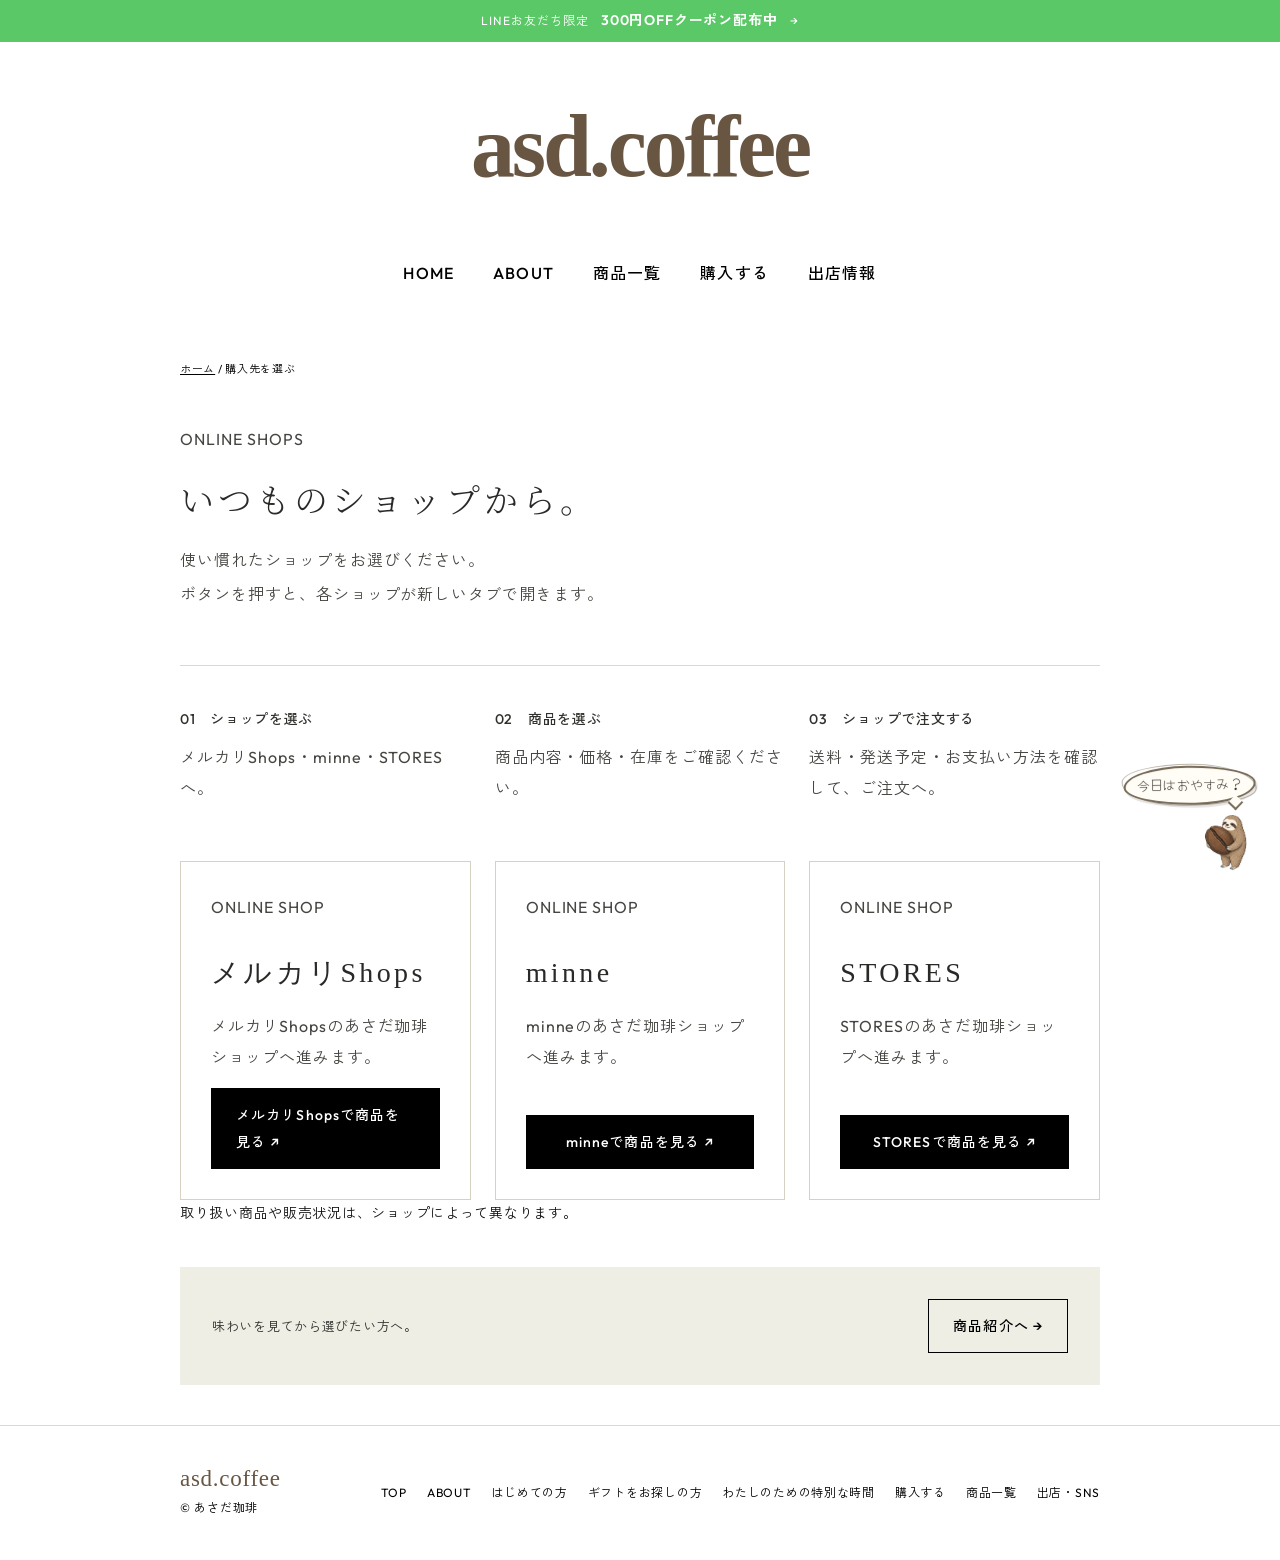
<file: preview-shops.html>
<!doctype html><html lang="ja"><head><meta charset="utf-8"><meta name="viewport" content="width=device-width,initial-scale=1"><title>購入先を選ぶ | あさだ珈琲</title><link rel="stylesheet" href="preview-site.css?v=20261124-line-coupon"></head><body>
  <a class="line-coupon-bar" href="https://line.me/R/ti/p/%40012tjazy" target="_blank" rel="noopener" aria-label="LINEお友だち限定 300円OFFクーポンを受け取る">
    <span>LINEお友だち限定</span><strong>300円OFFクーポン配布中</strong><span aria-hidden="true">→</span>
  </a>
<header><div class="head-inner"><a class="brand" href="preview.html"><span class="wordmark">asd.coffee</span><small>やさしさ専門の珈琲屋</small></a><nav aria-label="メインメニュー"><a href="preview.html">HOME</a><a href="preview-about.html">ABOUT</a><a href="preview-products.html">商品一覧</a><a href="preview-shops.html" aria-current="page">購入する</a><a href="preview-visit.html">出店情報</a></nav></div></header><main class="shell"><div class="crumbs"><a href="preview.html">ホーム</a> / 購入先を選ぶ</div><div class="page-heading"><p class="kicker">ONLINE SHOPS</p><h1>いつものショップから。</h1><p class="lead">使い慣れたショップをお選びください。<br>ボタンを押すと、各ショップが新しいタブで開きます。</p></div><div class="steps"><div><h3>01　ショップを選ぶ</h3><p>メルカリShops・minne・STORESへ。</p></div><div><h3>02　商品を選ぶ</h3><p>商品内容・価格・在庫をご確認ください。</p></div><div><h3>03　ショップで注文する</h3><p>送料・発送予定・お支払い方法を確認して、ご注文へ。</p></div></div><div class="shop-grid"><article class="shop-card"><p class="kicker">ONLINE SHOP</p><h2>メルカリShops</h2><p>メルカリShopsのあさだ珈琲ショップへ進みます。</p><a class="button" href="https://jp.mercari.com/shops/profile/J5eAxbg2uMhnXAtLZypYfQ" target="_blank" rel="noopener">メルカリShopsで商品を見る ↗</a></article><article class="shop-card"><p class="kicker">ONLINE SHOP</p><h2>minne</h2><p>minneのあさだ珈琲ショップへ進みます。</p><a class="button" href="https://minne.com/@1124no" target="_blank" rel="noopener">minneで商品を見る ↗</a></article><article class="shop-card"><p class="kicker">ONLINE SHOP</p><h2>STORES</h2><p>STORESのあさだ珈琲ショップへ進みます。</p><a class="button" href="https://asdcoffee.stores.jp/" target="_blank" rel="noopener">STORESで商品を見る ↗</a></article></div><p class="shop-note">取り扱い商品や販売状況は、ショップによって異なります。</p><div class="end-buy"><p>味わいを見てから選びたい方へ。</p><a class="button secondary" href="preview-products.html">商品紹介へ →</a></div></main><footer><div class="foot-inner"><a class="footer-home" href="preview.html" aria-label="TOPへ戻る"><div class="footer-brand">asd.coffee</div>© あさだ珈琲</a><div class="foot-links"><a href="preview.html">TOP</a><a href="preview-about.html">ABOUT</a><a href="preview-first.html">はじめての方</a><a href="preview-gift.html">ギフトをお探しの方</a><a href="preview-metime.html">わたしのための特別な時間</a><a href="preview-shops.html">購入する</a><a href="preview-products.html">商品一覧</a><a href="preview-visit.html">出店・SNS</a></div></div></footer>  <script src="preview-mascot.js?v=20260925-final" defer></script>
</body></html>
</file>
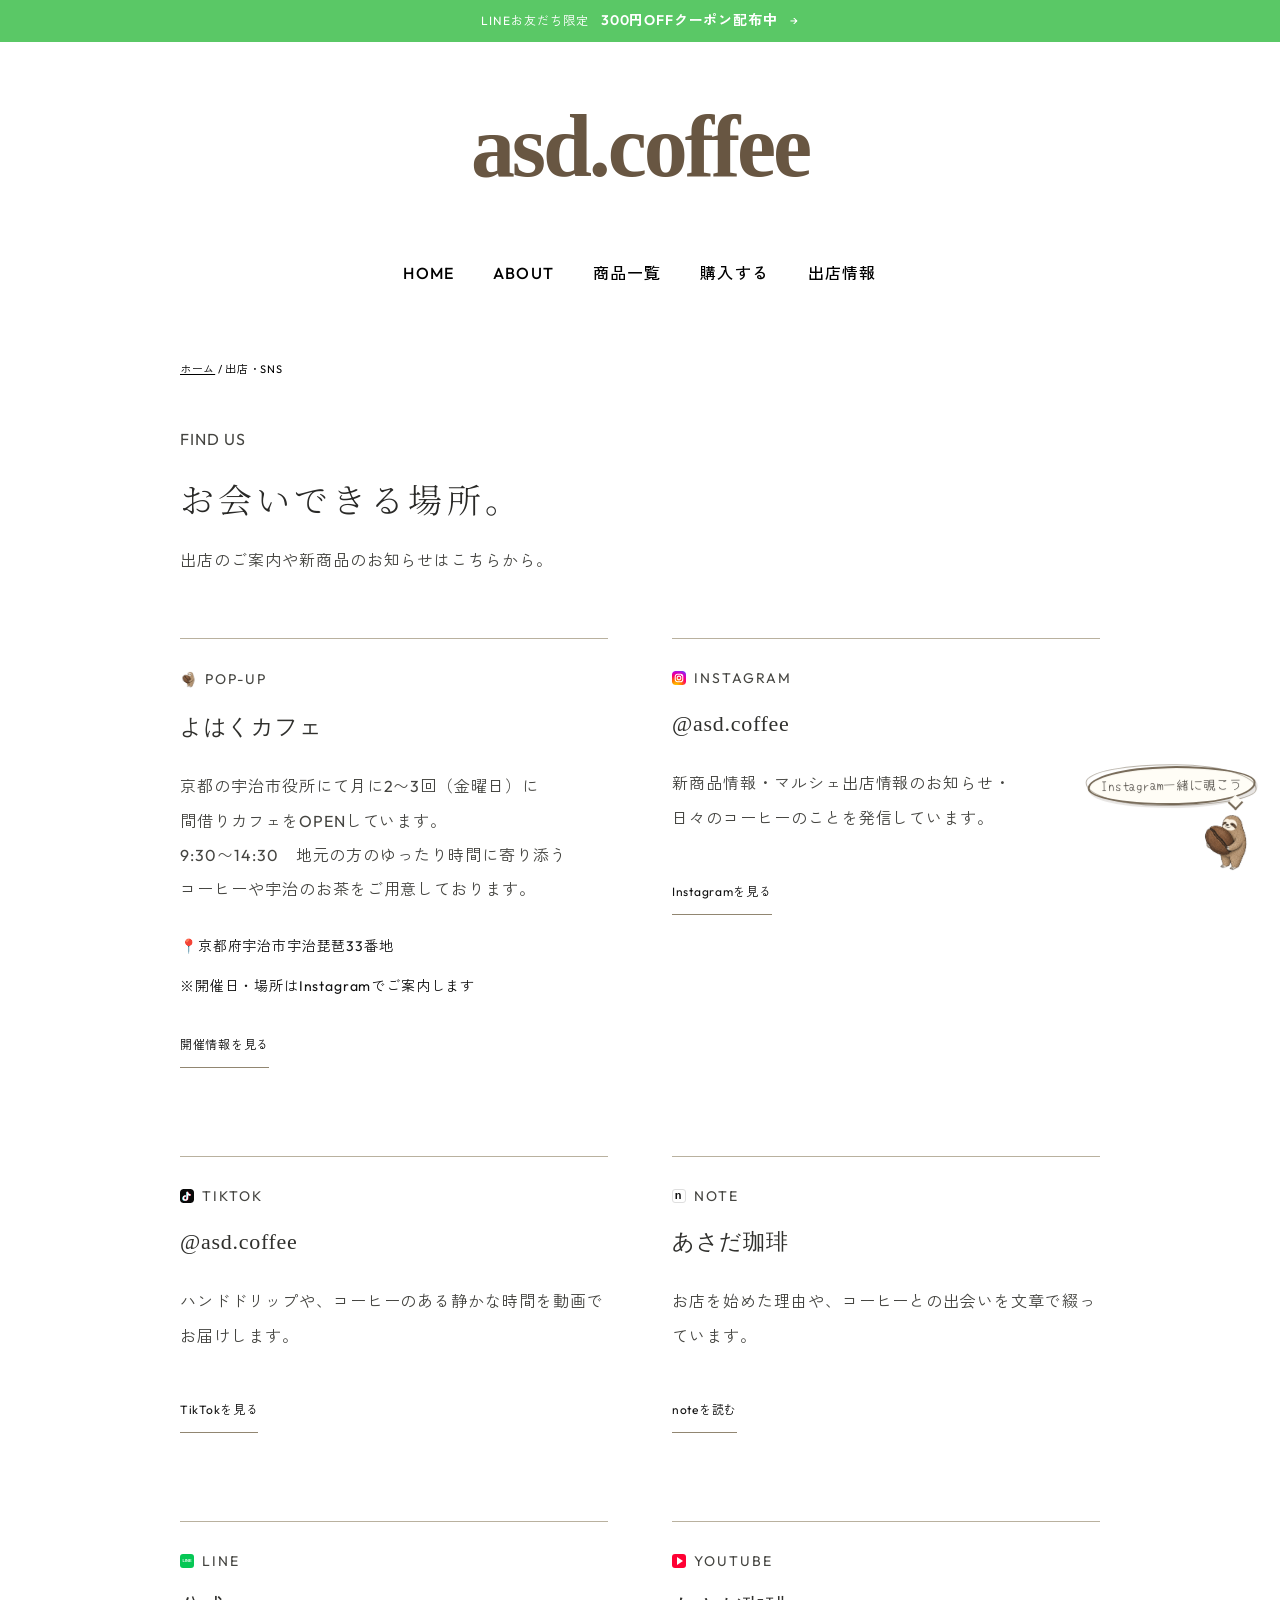
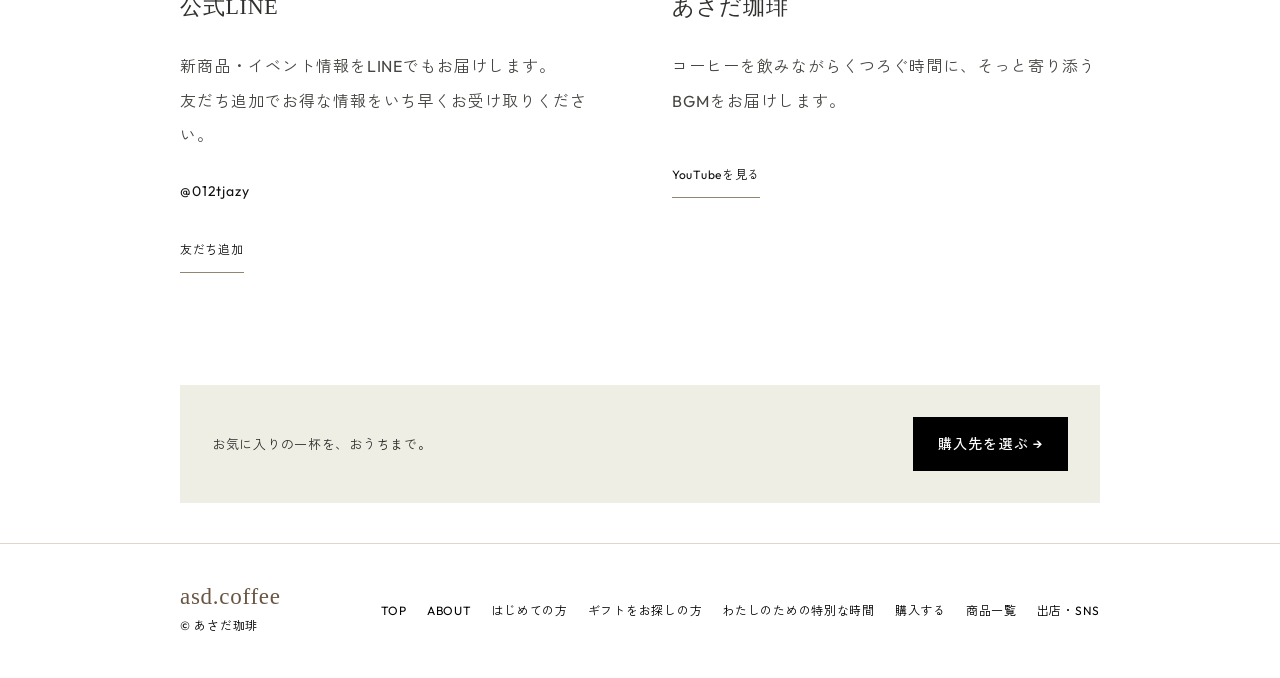
<file: preview-visit.html>
<!doctype html><html lang="ja"><head><meta charset="utf-8"><meta name="viewport" content="width=device-width,initial-scale=1"><title>出店・SNS | あさだ珈琲</title><link rel="stylesheet" href="preview-site.css?v=20261124-line-coupon"></head><body>
  <a class="line-coupon-bar" href="https://line.me/R/ti/p/%40012tjazy" target="_blank" rel="noopener" aria-label="LINEお友だち限定 300円OFFクーポンを受け取る">
    <span>LINEお友だち限定</span><strong>300円OFFクーポン配布中</strong><span aria-hidden="true">→</span>
  </a>
<header><div class="head-inner"><a class="brand" href="preview.html"><span class="wordmark">asd.coffee</span><small>やさしさ専門の珈琲屋</small></a><nav aria-label="メインメニュー"><a href="preview.html">HOME</a><a href="preview-about.html">ABOUT</a><a href="preview-products.html">商品一覧</a><a href="preview-shops.html">購入する</a><a href="preview-visit.html" aria-current="page">出店情報</a></nav></div></header><main class="shell"><div class="crumbs"><a href="preview.html">ホーム</a> / 出店・SNS</div><div class="page-heading"><p class="kicker">FIND US</p><h1>お会いできる場所。</h1><p class="lead">出店のご案内や新商品のお知らせはこちらから。</p></div><div class="find-us-grid"><div class="find-us-card">
          <p class="label visit-label"><span class="visit-icon visit-popup-icon" aria-hidden="true"><img src="img/visit-popup-sloth-bean.png" alt=""></span><span>Pop-up</span></p>
          <h3>よはくカフェ</h3>
          <p>京都の宇治市役所にて月に2〜3回（金曜日）に<br>間借りカフェをOPENしています。<br>9:30〜14:30　地元の方のゆったり時間に寄り添う<br>コーヒーや宇治のお茶をご用意しております。</p>
          <p class="note">📍京都府宇治市宇治琵琶33番地</p>
          <p class="note">※開催日・場所はInstagramでご案内します</p>
          <a href="https://yohaku.zen-shin-bbat.com/" target="_blank" class="btn btn-dark">開催情報を見る</a>
        </div><div class="find-us-card">
          <p class="label visit-label"><span class="visit-icon visit-image-icon" aria-hidden="true"><img src="img/instagram-social.svg" alt=""></span><span>Instagram</span></p>
          <h3>@asd.coffee</h3>
          <p>新商品情報・マルシェ出店情報のお知らせ・<br>日々のコーヒーのことを発信しています。</p>
          <a href="https://www.instagram.com/asd.coffee/" target="_blank" rel="noopener" class="btn btn-outline">Instagramを見る</a>
        </div><div class="find-us-card">
          <p class="label visit-label"><span class="visit-icon visit-image-icon" aria-hidden="true"><img src="img/tiktok-social.svg" alt=""></span><span>TikTok</span></p>
          <h3>@asd.coffee</h3>
          <p>ハンドドリップや、コーヒーのある静かな時間を動画でお届けします。</p>
          <a href="https://www.tiktok.com/@user1487516749906?_r=1&amp;_t=ZS-9A1RNcPhWej" target="_blank" rel="noopener" class="btn btn-outline">TikTokを見る</a>
        </div><div class="find-us-card">
          <p class="label visit-label"><span class="visit-icon visit-note-icon" aria-hidden="true">n</span><span>note</span></p>
          <h3>あさだ珈琲</h3>
          <p>お店を始めた理由や、コーヒーとの出会いを文章で綴っています。</p>
          <a href="https://note.com/asd_coffee" target="_blank" rel="noopener" class="btn btn-outline">noteを読む</a>
        </div><div class="find-us-card">
          <p class="label visit-label"><span class="visit-icon visit-line-icon" aria-hidden="true">LINE</span><span>LINE</span></p>
          <h3>公式LINE</h3>
          <p>新商品・イベント情報をLINEでもお届けします。<br>友だち追加でお得な情報をいち早くお受け取りください。</p>
          <p class="note">@012tjazy</p>
          <a href="https://line.me/R/ti/p/%40012tjazy" target="_blank" rel="noopener" class="btn btn-line">友だち追加</a>
        </div><div class="find-us-card">
          <p class="label visit-label"><span class="visit-icon visit-youtube-icon" aria-hidden="true"></span><span>YouTube</span></p>
          <h3>あさだ珈琲</h3>
          <p>コーヒーを飲みながらくつろぐ時間に、そっと寄り添うBGMをお届けします。</p>
          <a href="https://www.youtube.com/@asd.coffee8" target="_blank" rel="noopener" class="btn btn-outline">YouTubeを見る</a>
        </div></div><div class="end-buy"><p>お気に入りの一杯を、おうちまで。</p><a class="button" href="preview-shops.html">購入先を選ぶ →</a></div></main><footer><div class="foot-inner"><a class="footer-home" href="preview.html" aria-label="TOPへ戻る"><div class="footer-brand">asd.coffee</div>© あさだ珈琲</a><div class="foot-links"><a href="preview.html">TOP</a><a href="preview-about.html">ABOUT</a><a href="preview-first.html">はじめての方</a><a href="preview-gift.html">ギフトをお探しの方</a><a href="preview-metime.html">わたしのための特別な時間</a><a href="preview-shops.html">購入する</a><a href="preview-products.html">商品一覧</a><a href="preview-visit.html">出店・SNS</a></div></div></footer>  <script src="preview-mascot.js?v=20260925-final" defer></script>
</body></html>
</file>
<file: preview-site.css>
@import url("https://fonts.googleapis.com/css2?family=Noto+Serif+JP:wght@300;400&family=Outfit:wght@400;500;600&family=Yomogi&family=Zen+Kaku+Gothic+New:wght@400;500;600&display=swap");
*{box-sizing:border-box}body{margin:0;color:#39362f;background:#fff;font-family:"Outfit","Zen Kaku Gothic New","Hiragino Kaku Gothic ProN","Yu Gothic",sans-serif;font-size:14px;line-height:1.9}a{color:inherit;text-decoration:none}a:hover{opacity:.75}a:focus-visible,summary:focus-visible{outline:3px solid #887556;outline-offset:4px}img{display:block;width:100%;object-fit:cover}p{margin:0 0 16px}header{background:#fff;position:sticky;top:0;z-index:5;border-bottom:1px solid #e3dfd5}.head-inner{max-width:1240px;padding:18px 36px;margin:auto;display:flex;align-items:center;justify-content:space-between;gap:24px}.wordmark{font:700 29px Georgia,serif;color:#685642;letter-spacing:-1px}.brand small{display:block;font-size:9px;letter-spacing:.2em;margin-top:5px}nav{display:flex;align-items:center;gap:24px;font-size:12px}nav a{padding:7px 0}nav a[aria-current=page]{border-bottom:1px solid #655b43;font-weight:600}.buy-button,.button{display:inline-flex;align-items:center;justify-content:center;gap:24px;padding:13px 24px;background:#555d47;color:white;font-size:12px;border:1px solid #555d47}.buy-button{padding:9px 20px}nav .buy-button[aria-current=page]{color:#fff}.button.secondary{background:transparent;color:#555d47}.shell{max-width:1160px;padding:0 36px;margin:auto}.home-hero{display:grid;grid-template-columns:.9fr 1.1fr;align-items:center;gap:60px;padding:52px 0}.kicker,.label{font-size:10px;letter-spacing:.2em;color:#786e5c;text-transform:uppercase}h1,h2,h3{font-weight:400}h1{font-family:"Yu Mincho",serif;font-size:42px;line-height:1.7;letter-spacing:.08em;margin:20px 0}h2{font-family:"Yu Mincho",serif;font-size:28px;line-height:1.7;margin:12px 0 26px}h3{font-size:17px;margin:10px 0} .lead{font-size:14px;line-height:2.1;color:#706b60}.hero-actions{display:flex;gap:12px;flex-wrap:wrap;margin-top:26px}.hero-photo{position:relative}.hero-photo img,.hero-photo video{width:100%;aspect-ratio:1.1;object-fit:cover;display:block}.photo-caption{font-size:10px;letter-spacing:.12em;color:#756f61;margin:12px 0 0}.route-section{padding:35px 0 65px;border-top:1px solid #ddd8cb}.route-grid{display:grid;grid-template-columns:repeat(3,1fr);gap:20px}.route-card{padding:26px;background:#f0eee6;display:block}.route-card .num{font:italic 20px Georgia,serif;color:#8e947e}.route-card p{font-size:12px;color:#736e63;margin:8px 0 20px}.route-card .go{font-size:12px;display:flex;justify-content:space-between}.home-bottom{display:flex;align-items:center;justify-content:space-between;border-top:1px solid #ddd8cb;padding:30px 0 50px;gap:20px}.home-bottom p{font-size:12px;margin:0}.crumbs{font-size:11px;color:#746d61;padding-top:24px}.crumbs a{text-decoration:underline}.page-heading{padding:30px 0 35px}.page-heading h1{font-size:34px;margin:10px 0 16px}.page-heading p{max-width:700px}.product-grid{display:grid;grid-template-columns:repeat(3,minmax(0,1fr));gap:28px}.product{position:relative}.product-img{aspect-ratio:1;object-fit:cover}.product-label{font:19px Georgia,serif;margin:22px 0 8px}.product h3{font-size:13px}.product-desc{font-size:12px;color:#71695f}.product-desc br{display:none}.product-badge{position:absolute;left:12px;top:12px;background:#f6f1e5;padding:8px 14px;font-size:10px}.product-link{display:block;border-bottom:1px solid #bbb7a9;padding:15px 0;font-size:12px}.products{padding-bottom:60px}.shop-note{font-size:12px;color:#71695f}.shop-grid{display:grid;grid-template-columns:repeat(3,1fr);gap:24px}.shop-card{display:flex;flex-direction:column;border:1px solid #d7d1c4;background:white;padding:30px}.shop-card h2{font-family:Georgia,serif;margin:10px 0 15px}.shop-card p{font-size:12px;color:#71695f}.shop-card .button{margin-top:auto;gap:12px}.steps{display:grid;grid-template-columns:repeat(3,1fr);gap:24px;border-top:1px solid #ddd8cb;margin:50px 0;padding:30px 0}.steps h3{font-size:14px}.steps p{font-size:12px;color:#71695f}.story{max-width:760px;margin:auto}.story-img{aspect-ratio:16/9;margin-bottom:36px}.story-body{font-family:"Yu Mincho",serif;font-size:15px;line-height:2.2}.story-body p{margin-bottom:24px}.profile-card{padding:30px;background:#f0eee6;text-align:center;margin:40px 0}.profile-img{width:90px;height:90px;border-radius:50%;margin:0 auto 15px}.profile-role,.profile-bio{font-size:12px;color:#71695f}.profile-name{font-size:17px}.mascot{text-align:center;padding:35px 0}.mascot img{width:130px!important;height:130px!important;margin-bottom:20px!important}.mascot h2{font-size:24px}.mascot p{font-size:12px!important}.review-list{display:grid;grid-template-columns:1fr 1fr;gap:24px}.reviews{padding:40px 0 60px;border-top:1px solid #ddd8cb}.review-card{border-bottom:1px solid #ddd8cb;padding:20px 0}.review-stars{font-size:11px;color:#887556}.review-name{font-size:11px;margin-top:10px}.review-body{font-size:12px}.find-us-grid{display:grid;grid-template-columns:repeat(3,1fr);gap:24px;padding-bottom:60px}.find-us-card{border-top:1px solid #b9b19f;padding:26px 0}.find-us-card p{font-size:12px}.find-us-card .note{font-size:11px}.find-us-card h3{font-family:"Yu Mincho",serif;font-size:22px}.btn{display:inline-block;border-bottom:1px solid #918671;padding:10px 0;font-size:12px}.end-buy{background:#eeeee5;padding:32px;display:flex;align-items:center;justify-content:space-between;gap:25px;margin:20px 0 60px}.end-buy p{margin:0;font-size:13px}footer{border-top:1px solid #ddd8cb;padding:30px 36px;font-size:10px;color:#726b5f}.foot-inner{max-width:1088px;margin:auto;display:flex;align-items:center;justify-content:space-between;gap:25px}.foot-links{display:flex;gap:20px;flex-wrap:wrap}.footer-brand{font:23px Georgia,serif;margin-bottom:5px}.footer-home{display:block;color:inherit}.video-await{font-size:11px;background:#eeeee5;padding:10px 14px;color:#736e63;margin-top:12px}.for-you-list{display:grid;grid-template-columns:repeat(3,1fr);gap:25px}.for-you-card{border-top:1px solid #ddd8cb;padding-top:20px}.for-you-card h3{font-size:14px}.for-you-card p{font-size:12px}.guide{padding-bottom:40px}@media(max-width:760px){.head-inner{padding:14px 20px;gap:10px;flex-wrap:wrap}.brand small{display:none}.wordmark{font-size:26px}nav{order:3;width:100%;justify-content:space-between;gap:10px;font-size:11px}nav .buy-button{padding:7px 11px}.shell{padding:0 20px}.home-hero{grid-template-columns:1fr;gap:28px;padding:30px 0}.home-hero h1{font-size:32px;margin:15px 0}.lead{font-size:12px}.hero-actions{margin-top:22px}.hero-photo img,.hero-photo video{aspect-ratio:4/3}.route-grid{grid-template-columns:1fr;gap:12px}.route-card{padding:20px}.route-card p{margin:5px 0 14px}.route-section h2{font-size:24px}.home-bottom{align-items:flex-start;flex-direction:column}.page-heading{padding:20px 0}.page-heading h1{font-size:29px}.page-heading p{font-size:12px}.product-grid{grid-template-columns:1fr 1fr;gap:30px 16px}.product-label{font-size:17px}.product h3{font-size:11px}.product-desc{font-size:11px}.shop-grid,.steps,.find-us-grid,.for-you-list,.review-list{grid-template-columns:1fr}.shop-grid{gap:16px}.shop-card{padding:24px}.shop-card h2{font-size:26px}.steps{gap:10px;margin:35px 0}.steps h3{margin-bottom:5px}.end-buy{flex-direction:column;align-items:flex-start;padding:24px}.story-body{font-size:14px}.foot-inner{align-items:flex-start;flex-direction:column}.foot-links{gap:13px}.crumbs{padding-top:18px}.button{padding:12px 18px}.hero-photo{max-width:100%}}@media(prefers-reduced-motion:reduce){*{scroll-behavior:auto!important}}

/* Four clear editorial destinations */
html{scroll-padding-top:150px}.photo-routes{display:grid;grid-template-columns:1fr 1fr;gap:28px}.photo-route{display:block;position:relative;overflow:hidden;background:#4d483f;min-height:260px;aspect-ratio:1.9}.photo-route img,.photo-route video{display:block;width:100%;height:100%;object-fit:cover;position:absolute;inset:0}.photo-route:after{content:"";position:absolute;inset:0;background:linear-gradient(90deg,rgba(0,0,0,.64),rgba(0,0,0,.24))}.photo-route-text{position:absolute;z-index:1;inset:0;padding:34px;display:flex;flex-direction:column;justify-content:center;color:white}.photo-route h3{font-size:24px;line-height:1.5;margin:0 0 12px}.photo-route p{font-size:12px;margin-bottom:22px}.photo-route span{font-size:11px}.photo-route:hover{opacity:.9}.theme-intro{display:grid;grid-template-columns:1fr 1fr;gap:55px;align-items:center;padding:0 0 50px}.theme-intro img{aspect-ratio:1.1}.choice-section{padding:35px 0 45px;border-top:1px solid #ddd8cb}.choice-grid{display:grid;grid-template-columns:1fr 1fr;gap:36px}.choice-grid article{background:#f0eee6;padding:28px}.choice-grid p,.simple-note p{font-size:13px;color:#706b60}.simple-note{padding:15px 0 25px}.head-inner{max-width:1440px}nav{gap:18px;font-size:11px}.foot-links{max-width:800px}.product{scroll-margin-top:150px}@media(max-width:1100px){.head-inner{flex-wrap:wrap}nav{width:100%;justify-content:space-between;gap:12px;flex-wrap:wrap}}@media(max-width:760px){.photo-routes{grid-template-columns:1fr;gap:18px}.photo-route{min-height:210px;aspect-ratio:1.65}.photo-route-text{padding:24px}.photo-route h3{font-size:22px}.theme-intro{grid-template-columns:1fr;gap:25px;padding-bottom:30px}.theme-intro img{aspect-ratio:4/3}.theme-intro h2{font-size:26px}.choice-grid{grid-template-columns:1fr;gap:16px}.choice-grid article{padding:24px}nav{display:grid;grid-template-columns:repeat(3,1fr);gap:4px 12px;font-size:10px;align-items:stretch}nav a{text-align:center;display:flex;align-items:center;justify-content:center;min-height:38px;line-height:1.5}nav .buy-button{padding:8px}.head-inner{padding:12px 20px}.home-hero{padding-top:24px}.photo-route p{font-size:11px}.simple-note h2{font-size:23px}}

/* White page background; home starts with the four destinations. */
body,header{background:#fff}.shell>.route-section:first-child{border-top:0;padding-top:36px}

/* Type scale matched to the reference shop: 16px body, 14px labels/links, 24px section titles. */
body{font-size:16px}
nav{font-size:16px}
.buy-button,nav .buy-button,.button{font-size:14px}
.kicker,.label{font-size:14px;letter-spacing:.1em}
.photo-route h3{font-size:24px;line-height:1.5}
.photo-route p,.photo-route span{font-size:14px;line-height:1.7}
.home-bottom p,.home-bottom a{font-size:14px}
.page-heading p,.lead,.story-body,.product-desc,.shop-card p,.steps p,.choice-grid p,.simple-note p,.find-us-card p,.review-body{font-size:16px}
.product h3,.product-link,.shop-note,.profile-role,.profile-bio,.find-us-card .note{font-size:14px}
.foot-links,footer{font-size:12px}

@media(max-width:760px){
  body{font-size:16px}
  nav{font-size:14px}
  nav a{line-height:1.6}
  nav .buy-button{font-size:14px}
  .kicker,.label{font-size:13px}
  .photo-route h3{font-size:24px}
  .photo-route p,.photo-route span{font-size:14px;line-height:1.7}
  .home-bottom p,.home-bottom a{font-size:14px}
  .page-heading p,.lead,.story-body,.product-desc,.shop-card p,.steps p,.choice-grid p,.simple-note p,.find-us-card p,.review-body{font-size:16px}
  .product h3,.product-link,.shop-note,.profile-role,.profile-bio,.find-us-card .note{font-size:14px}
}


/* Letterforms and spacing follow the reference shop navigation and image titles. */
nav,.photo-route-text,.button,.buy-button{font-family:"Outfit","Zen Kaku Gothic New",sans-serif;letter-spacing:.05em}
nav a{font-weight:400}
nav a[aria-current=page],nav .buy-button{font-weight:700}
.photo-route h3{font-family:"Outfit","Zen Kaku Gothic New",sans-serif;font-size:32px;font-weight:700;letter-spacing:.05em;line-height:1.35}
.photo-route p,.photo-route span{font-weight:700;letter-spacing:.05em}
@media(max-width:760px){.photo-route h3{font-size:24px;font-weight:700;letter-spacing:.05em}nav a{font-weight:700;letter-spacing:.05em}}

/* Wide image panels: large title at the right, matching the supplied reference balance. */
.photo-routes{grid-template-columns:1fr;gap:28px}
.photo-route{min-height:0;aspect-ratio:2.5}
.photo-route:after{background:linear-gradient(90deg,rgba(0,0,0,.08) 0%,rgba(0,0,0,.15) 42%,rgba(0,0,0,.72) 100%)}
.photo-route-text{left:58%;right:5%;padding:4%;align-items:flex-start;text-align:left}
.photo-route h3{font-size:clamp(48px,5vw,72px);font-weight:700;letter-spacing:.02em;line-height:1.05;margin:0 0 22px}
.photo-route p{font-size:20px;line-height:1.5;margin:0;font-weight:700;letter-spacing:.05em}
.photo-route span{display:none}

@media(max-width:760px){
  .photo-routes{gap:18px}
  .photo-route{aspect-ratio:2.35;min-height:0}
  .photo-route-text{left:53%;right:4%;padding:4%}
  .photo-route h3{font-size:clamp(27px,8vw,38px);line-height:1.05;margin-bottom:12px}
  .photo-route p{font-size:14px;line-height:1.5}
}

/* Home panels follow the supplied layout: nearly full-width, 2.4:1, with single-line titles. */
.shell:has(> .route-section > .kicker:first-child){max-width:none;padding-inline:clamp(20px,1.35vw,28px)}
.shell>.route-section:first-child{padding-top:24px}
.photo-routes{gap:clamp(26px,3.7vw,76px)}
.photo-route{aspect-ratio:2.4}
.photo-route-text{left:62%;right:4%;padding:3%;width:auto}
.photo-route:nth-child(even) .photo-route-text{left:15%;right:auto;width:81%}
.photo-route:nth-child(2) .photo-route-text,.photo-route:nth-child(4) .photo-route-text{transform:translateX(-15mm)}
.photo-route h3,.photo-route p{white-space:nowrap}
.photo-route:nth-child(2) h3{font-size:clamp(26px,3.4vw,58px);font-weight:600}
.photo-route:nth-child(2) video{transform:scale(1.38)}
.photo-route:nth-child(2) p{transform:translateX(2px)}
.photo-route:nth-child(3) .photo-route-text{left:47%;right:4%;transform:none}
.photo-route:nth-child(3) h3{font-size:clamp(22px,2.5vw,42px);font-weight:600}
.photo-route:nth-child(3) p{transform:translateX(8px)}
.photo-route:nth-child(3) img{object-position:center 57%}
.photo-route:nth-child(4) h3{font-size:clamp(22px,3vw,50px)}
.photo-route:nth-child(4) img,.photo-route:nth-child(4) video{transform:scale(1.09)}

@media(max-width:760px){
  .shell:has(> .route-section > .kicker:first-child){padding-inline:20px}
  .shell>.route-section:first-child{padding-top:20px}
  .photo-routes{gap:26px}
  .photo-route{aspect-ratio:2.4}
  .photo-route-text{left:56%;right:3%;padding:3%}
  .photo-route:nth-child(even) .photo-route-text{left:8%;right:auto;width:89%}
  .photo-route:nth-child(3) .photo-route-text{left:43%;right:2%}
  .photo-route h3{font-size:clamp(28px,7vw,38px)}
  .photo-route:nth-child(2) h3{font-size:clamp(23px,5.7vw,31px)}
  .photo-route:nth-child(3) h3{font-size:clamp(20px,4.8vw,27px)}
  .photo-route:nth-child(4) h3{font-size:clamp(19px,4.7vw,26px)}
  .photo-route p{font-size:clamp(11px,2.4vw,14px)}
}

/* Site-wide spacing measured from the reference: 1000px content and a 40px vertical rhythm. */
.shell{max-width:1072px}
.head-inner{max-width:1072px}
.foot-inner{max-width:1000px}
.shell:has(> .route-section > .kicker:first-child){max-width:1040px}
.photo-routes{gap:40px}
.page-heading{padding:40px 0}
.home-bottom{padding:40px 0}
.theme-intro{gap:40px;padding-bottom:40px}
.choice-section{padding:40px 0}
.products,.find-us-grid{padding-bottom:40px}
.reviews{padding:40px 0}
.end-buy{margin:40px 0}
footer{padding-block:40px}

@media(max-width:760px){
  .shell,.shell:has(> .route-section > .kicker:first-child){padding-inline:20px}
  .photo-routes{gap:40px}
  .page-heading{padding:32px 0}
  .home-bottom,.choice-section,.reviews{padding-block:32px}
  .theme-intro,.products,.find-us-grid{padding-bottom:32px}
  .end-buy{margin:32px 0}
  footer{padding:32px 20px}
}

/* Final breathing room requested after visual review. */
.shell,.head-inner{max-width:1032px}
.foot-inner{max-width:960px}
.shell:has(> .route-section > .kicker:first-child){max-width:1000px}
.photo-routes{gap:48px}
.page-heading{padding-block:44px}
.home-bottom{padding-block:44px}

@media(max-width:760px){
  .shell,.shell:has(> .route-section > .kicker:first-child){padding-inline:24px}
  .photo-routes{gap:44px}
  .page-heading,.home-bottom{padding-block:36px}
  footer{padding-inline:24px}
}

/* One more small spacing increase after the second visual review. */
.shell,.head-inner{max-width:992px}
.foot-inner{max-width:920px}
.shell:has(> .route-section > .kicker:first-child){max-width:960px}
.photo-routes{gap:52px}

@media(max-width:760px){
  .shell,.shell:has(> .route-section > .kicker:first-child){padding-inline:28px}
  .photo-routes{gap:50px}
  footer{padding-inline:28px}
}

/* Clear social destinations at the end of the home page. */
.social-section{border-top:1px solid #ddd8cb;padding:52px 0 60px}
.social-section h2{margin:8px 0 26px}
.social-links{display:grid;grid-template-columns:repeat(4,1fr);gap:12px}
.social-link{min-height:72px;border:1px solid #cfc9bc;padding:20px;display:flex;align-items:center;justify-content:space-between;font-size:17px;font-weight:600;letter-spacing:.04em;background:#fff}
.social-link b{font-size:16px;font-weight:400}
.social-link:hover{background:#f3f1eb;opacity:1}

@media(max-width:760px){
  .social-section{padding:42px 0 50px}
  .social-section h2{font-size:24px;margin-bottom:22px}
  .social-links{grid-template-columns:1fr 1fr;gap:10px}
  .social-link{min-height:64px;padding:16px;font-size:15px}
}

/* Centered LINE call-to-action and compact social icons, following the supplied example. */
.social-section{padding:82px 0 72px;text-align:center}
.line-message h2{font-family:"Outfit","Zen Kaku Gothic New",sans-serif;font-size:clamp(22px,2.5vw,30px);font-weight:700;line-height:1.7;letter-spacing:.05em;margin:0}
.line-message p{font-size:clamp(17px,2vw,22px);line-height:1.75;letter-spacing:.06em;margin:0}
.line-message .line-benefit{font-size:clamp(20px,2.2vw,26px);font-weight:700;margin-top:4px}
.line-cta{width:min(480px,80%);min-height:94px;margin:58px auto 0;border-radius:999px;background:#06c755;color:#fff;display:flex;align-items:center;justify-content:center;font-size:24px;font-weight:700;letter-spacing:.04em}
.line-cta:hover{background:#05b94e;opacity:1}
.social-icons{display:flex;width:auto;justify-content:center;gap:28px;margin:96px auto 0}
.social-icon-link{display:flex;align-items:center;justify-content:center;width:48px;height:48px;padding:0}
.social-mark{position:relative;display:block;width:48px;height:48px;border-radius:11px}
.social-image-mark img{display:block;width:100%;height:100%;object-fit:contain}
.instagram-mark{background:radial-gradient(circle at 32% 100%,#ffd600 0 20%,#ff7a00 33%,#ff0169 58%,#d300c5 76%,#7638fa 100%)}
.instagram-mark:before{content:"";position:absolute;inset:9px;border:3px solid #fff;border-radius:10px}
.instagram-mark:after{content:"";position:absolute;left:19px;top:19px;width:8px;height:8px;border:2px solid #fff;border-radius:50%;box-shadow:10px -10px 0 -3px #fff}
.tiktok-mark{background:#090909;color:#fff;font:bold 35px/48px Arial;text-align:center;text-shadow:-2px -1px #25f4ee,2px 1px #fe2c55}
.note-mark{background:#fff;border:1px solid #e8e8e8;color:#050505;font:700 34px/46px Arial,sans-serif;text-align:center}
.youtube-mark{background:#ff0033;border-radius:12px}
.youtube-mark:after{content:"";position:absolute;left:19px;top:15px;border-left:15px solid #fff;border-top:9px solid transparent;border-bottom:9px solid transparent}

@media(max-width:760px){
  .social-section{padding:66px 0 58px}
  .line-message h2{font-size:22px}
  .line-message p{font-size:17px}
  .line-message .line-benefit{font-size:20px}
  .line-cta{width:min(420px,92%);min-height:80px;margin-top:44px;font-size:21px}
  .social-icons{gap:22px;margin-top:76px}
  .social-icon-link,.social-mark{width:44px;height:44px}
  .tiktok-mark{font-size:32px;line-height:44px}
  .note-mark{font-size:31px;line-height:42px}
  .youtube-mark:after{left:17px;top:13px}
}

/* Smaller scale matched to the reference LINE block. */
.social-section{padding:56px 0 48px}
.line-message h2{font-size:20px;line-height:1.65}
.line-message p{font-size:16px;line-height:1.65}
.line-message .line-benefit{font-size:19px;margin-top:2px}
.line-cta{width:min(320px,70%);min-height:64px;margin-top:34px;font-size:18px}
.social-icons{gap:20px;margin-top:58px}
.social-icon-link,.social-mark{width:38px;height:38px}
.social-mark{border-radius:8px}
.instagram-mark:before{inset:6px;border-width:2px;border-radius:7px}
.instagram-mark:after{left:13px;top:13px;width:6px;height:6px;border-width:1.5px;box-shadow:7px -7px 0 -2px #fff}
.tiktok-mark{font-size:25px;line-height:34px}
.note-mark{font-size:24px;line-height:32px}
.youtube-mark{border-radius:8px}
.youtube-mark:after{left:13px;top:10px;border-left-width:11px;border-top-width:7px;border-bottom-width:7px}

@media(max-width:760px){
  .social-section{padding:50px 0 44px}
  .line-message h2{font-size:18px}
  .line-message p{font-size:15px}
  .line-message .line-benefit{font-size:18px}
  .line-cta{width:min(300px,76%);min-height:60px;margin-top:30px;font-size:17px}
  .social-icons{gap:18px;margin-top:52px}
  .social-icon-link,.social-mark{width:32px;height:32px}
  .tiktok-mark{font-size:23px;line-height:32px}
  .note-mark{font-size:22px;line-height:30px}
  .youtube-mark:after{left:12px;top:9px;border-left-width:10px;border-top-width:7px;border-bottom-width:7px}
}

/* Black typography throughout; the asd.coffee wordmarks keep their brown identity color. */
body{color:#111}
.kicker,.label,.lead,.photo-caption,.route-card p,.product-desc,.shop-note,.shop-card p,.steps p,.story-body,.profile-role,.profile-bio,.review-body,.review-name,.find-us-card p,.find-us-card .note,.choice-grid p,.simple-note p,.home-bottom p,.crumbs,footer{color:#111}
nav a,.foot-links a,.btn,.product-link{color:#111}
.wordmark{color:#685642}
.footer-brand{color:#685642}
.photo-route-text,.photo-route-text h3,.photo-route-text p,.button,.buy-button,.line-cta{color:#fff}
.button.secondary{color:#111}
.button,.buy-button{background:#000;border-color:#000;color:#fff}
.button.secondary{background:transparent;border-color:#000;color:#000}
nav a[aria-current=page]{border-bottom-color:#000}
body,nav a:not(.buy-button),.kicker,.label,.lead,.home-bottom p,.crumbs,footer,.foot-links a{color:#000}

/* A spacious centered masthead with five simple destinations. */
header{position:static;border-bottom:0}
.head-inner{display:flex;flex-direction:column;align-items:center;max-width:1040px;padding:54px 28px 40px;gap:54px}
header .brand{text-align:center}
header .wordmark{font-size:clamp(52px,7vw,88px);line-height:1.15;letter-spacing:-.035em}
header .brand small{display:none}
header nav{display:flex;order:initial;justify-content:center;align-items:center;width:100%;gap:clamp(22px,3vw,44px);flex-wrap:wrap;font-size:16px}
header nav a{display:block;min-height:44px;padding:8px 0;color:#000;font-weight:700;line-height:1.75;white-space:nowrap;text-align:center}
header nav a[aria-current=page]{border:0}
header nav a:hover{text-decoration:underline;text-underline-offset:6px}
@media(max-width:760px){
  .head-inner{padding:36px 24px 26px;gap:30px}
  header .wordmark{font-size:clamp(46px,10vw,68px)}
  header nav{display:flex;gap:6px 24px;font-size:13px}
  header nav a{min-height:40px;padding:8px 0}
}

/* Reference measured on 2026-09-23: 14px text, 240x48 button, 24px icons. */
.social-section .line-message h2,.social-section .line-message p,.social-section .line-message .line-benefit{font-size:14px;line-height:28px;margin:0;letter-spacing:.05em}
.social-section .line-cta{width:240px;max-width:100%;min-height:48px;height:48px;font-size:16px;margin-top:40px}
.social-section .social-icons{gap:20px;margin-top:64px;flex-wrap:nowrap}
.social-section .social-icon-link{width:24px;height:34px;min-height:34px;padding:0}
.social-section .social-mark{width:24px;height:24px;border-radius:6px}
.social-section .instagram-mark:before{inset:4px;border-width:2px;border-radius:5px}
.social-section .instagram-mark:after{left:9px;top:9px;width:6px;height:6px;border-width:1.5px;box-shadow:5px -5px 0 -2px #fff}
.social-section .tiktok-mark{font-size:19px;line-height:24px}
.social-section .note-mark{font-size:19px;line-height:22px}
.social-section .youtube-mark:after{left:9px;top:7px;border-left-width:8px;border-top-width:5px;border-bottom-width:5px}

.social-section .line-message h2,.social-section .line-message p,.social-section .line-message .line-benefit{font-family:"Outfit","Zen Kaku Gothic New","Hiragino Kaku Gothic ProN","Yu Gothic",sans-serif;font-weight:400}

.photo-route-about img{object-position:center calc(42.5% + 2mm);filter:none}
.photo-route-about:after,.photo-route:nth-child(2):after{background:linear-gradient(90deg,rgba(0,0,0,.08) 0%,rgba(0,0,0,.15) 42%,rgba(0,0,0,.72) 100%)}

/* ABOUT: spacious alternating photo-and-story layout based on the supplied reference. */
.about-page{max-width:1080px;padding-bottom:110px}
.about-intro{text-align:center;padding:78px 0 88px}
.about-intro .kicker{font-size:12px;letter-spacing:.18em;margin-bottom:22px}
.about-intro h1{font-family:"Yu Mincho","Hiragino Mincho ProN",serif;font-size:24px;font-weight:400;line-height:2;letter-spacing:.14em;margin:0}
.about-chapter{margin:0 0 116px}
.about-chapter h2{text-align:center;font-family:"Yu Mincho","Hiragino Mincho ProN",serif;font-size:24px;font-weight:400;line-height:1.8;letter-spacing:.12em;margin:0 0 58px}
.about-row{display:grid;grid-template-columns:repeat(2,minmax(0,1fr));gap:72px;align-items:center}
.about-row-reverse .about-photo{order:2}
.about-row-reverse .about-copy{order:1}
.about-photo{margin:0;overflow:hidden;background:#eee}
.about-photo img{width:100%;aspect-ratio:1/1;object-fit:cover}
.about-chapter:nth-of-type(1) .about-photo img{object-position:center}
.about-chapter:nth-of-type(2) .about-photo img{object-position:center}
.about-chapter:nth-of-type(3) .about-photo img{object-position:center}
.about-copy{font-size:14px;line-height:2.25;letter-spacing:.055em}
.about-copy p{margin:0 0 26px}
.about-copy-story{line-height:2.5}
.about-copy-story p{margin-bottom:30px}
.about-copy-origin{line-height:2.5}
.about-copy-origin p{margin-bottom:30px}
.about-copy-career{line-height:2.65}
.about-copy-career p{margin-bottom:32px}
.about-copy p:last-child{margin-bottom:0}
.about-sign{text-align:right;padding-top:8px}
.about-next-wrap{display:flex;justify-content:flex-end;padding-top:4px}
.about-next{display:flex;align-items:center;justify-content:center;width:240px;height:48px;border-radius:999px;background:#000;color:#fff;font-size:14px;font-weight:700;letter-spacing:.06em}
.about-next:hover{opacity:.78}

@media(max-width:760px){
  .about-page{padding-bottom:74px}
  .about-intro{padding:48px 0 64px}
  .about-intro h1{font-size:20px;line-height:1.8;letter-spacing:.09em}
  .about-chapter{margin-bottom:82px}
  .about-chapter h2{font-size:21px;line-height:1.8;letter-spacing:.08em;margin-bottom:34px}
  .about-row{grid-template-columns:1fr;gap:34px}
  .about-row-reverse .about-photo,.about-row-reverse .about-copy{order:initial}
  .about-photo img{aspect-ratio:1/1}
  .about-copy{font-size:14px;line-height:2.15;letter-spacing:.035em}
  .about-copy p{margin-bottom:23px}
  .about-copy-story{line-height:2.35}
  .about-copy-story p{margin-bottom:26px}
  .about-copy-origin{line-height:2.35}
  .about-copy-origin p{margin-bottom:26px}
  .about-copy-career{line-height:2.45}
  .about-copy-career p{margin-bottom:28px}
  .about-copy br{display:none}
  .about-next-wrap{justify-content:center}
  .about-next{width:220px}
}

/* Softer typography inspired by the supplied reference: light serif titles and calm body copy. */
body{color:#30302d;font-weight:400;letter-spacing:.045em}
h1,h2,.about-intro h1,.about-chapter h2{font-family:"Noto Serif JP","Yu Mincho","Hiragino Mincho ProN",serif;font-weight:300;color:#292927;letter-spacing:.12em}
h3{font-weight:500}
header nav a{font-weight:500;letter-spacing:.08em;color:#2d2d2a}
header nav a[aria-current=page]{font-weight:500}
.photo-route h3{font-weight:500;letter-spacing:.045em}
.photo-route p,.photo-route span{font-weight:400;letter-spacing:.07em}
.button,.buy-button,.about-next,.line-cta{font-weight:500;letter-spacing:.08em}
.social-link{font-weight:500}
.line-message h2,.line-message .line-benefit{font-weight:500}
.about-copy{color:#343431;font-weight:400;letter-spacing:.07em}
.lead,.page-heading p,.product-desc,.shop-card p,.steps p,.choice-grid p,.simple-note p,.find-us-card p,.review-body{color:#454541;font-weight:400;letter-spacing:.06em}
.kicker,.label{font-weight:400;letter-spacing:.15em}

/* はじめての方 */
.first-message{max-width:650px;margin:10px auto 48px;padding:58px 60px;text-align:center;border-top:1px solid #ddd8cb;border-bottom:1px solid #ddd8cb}
.first-message h2{margin:8px 0 34px;font-size:27px}
.first-candle{font-size:22px;margin-bottom:12px}
.first-copy{font-family:"Noto Serif JP","Yu Mincho","Hiragino Mincho ProN",serif;font-size:15px;line-height:2.4;letter-spacing:.08em;color:#343431}
.first-copy p{margin-bottom:27px}
.first-copy p:last-child{margin-bottom:0}
.theme-intro .button{margin-top:12px}
.first-mercari-buy{max-width:760px;margin-inline:auto}

/* はじめての方：参考ページに合わせた写真と文章の流れ */
.first-page{max-width:920px}
.first-page-heading{text-align:center;padding:78px 0 88px}
.first-page-heading .kicker{font-size:12px;letter-spacing:.18em;margin-bottom:22px}
.first-page-heading h1{font-family:"Noto Serif JP","Yu Mincho","Hiragino Mincho ProN",serif;font-size:24px;font-weight:300;line-height:2;letter-spacing:.14em;margin:0 0 28px;color:#292927}
.first-page-heading>p:last-child{font-family:inherit;font-size:14px;font-weight:400;line-height:2.5;letter-spacing:.07em;color:#343431}
.first-guide-row{display:grid;grid-template-columns:1fr 1fr;column-gap:64px;row-gap:58px;align-items:center;margin-bottom:96px}
.first-guide-row:not(.first-guide-reverse){transform:translateX(5mm)}
.first-guide-title{grid-column:1/-1;width:100%;text-align:center;font-family:"Noto Serif JP","Yu Mincho","Hiragino Mincho ProN",serif;font-size:24px;font-weight:300;line-height:1.8;letter-spacing:.12em;color:#292927;margin:0}
.first-guide-row:not(.first-guide-reverse) .first-guide-title{transform:translateX(-5mm)}
.first-guide-row>img{width:100%;aspect-ratio:1/1;object-fit:cover;filter:sepia(.14) saturate(.88) contrast(1.04) brightness(.96)}
.first-guide-row>img[src*="first-coffee-cup"]{object-position:center 58%}
.first-guide-row>img[src*="first-drip"]{object-fit:contain;background:#eee8df}
.first-guide-row>img[src*="first-owner"]{object-position:center 42%}
.first-guide-row>img[src*="first-coffee-table"]{object-position:center 42%}
.first-guide-image{width:100%;aspect-ratio:1/1;overflow:hidden}
.first-guide-image img{display:block;width:100%;height:100%;object-fit:cover;filter:sepia(.14) saturate(.88) contrast(1.04) brightness(.96)}
.second-coffee-image img{object-position:center;transform:none}
.first-guide-copy{font-family:inherit;font-size:14px;font-weight:400;line-height:2.5;letter-spacing:.07em;color:#343431}
.first-guide-copy h2{font-family:"Noto Serif JP","Yu Mincho","Hiragino Mincho ProN",serif;font-size:24px;font-weight:300;line-height:1.8;letter-spacing:.12em;color:#292927;margin:0 0 30px}
.first-guide-copy p{font-size:14px;margin-bottom:30px}
.first-shop-row{margin-bottom:88px}
.first-shop-copy .kicker{font-family:"Outfit","Zen Kaku Gothic New",sans-serif;margin-bottom:14px}
.first-shop-copy .button{margin-top:8px}
.first-market-links{border-top:1px solid #ddd8cb;padding:72px 0 88px;margin-top:-8px}
.first-market-intro{text-align:center;margin-bottom:42px}
.first-market-intro h2{font-family:"Noto Serif JP","Yu Mincho","Hiragino Mincho ProN",serif;font-size:24px;font-weight:300;line-height:1.8;letter-spacing:.12em;color:#292927;margin:12px 0 0}
.first-market-grid{display:grid;grid-template-columns:1fr 1fr;gap:28px}
.first-market-grid article{border:1px solid #ddd8cb;padding:34px;display:flex;flex-direction:column;align-items:flex-start}
.first-market-grid h3{font-family:"Noto Serif JP","Yu Mincho","Hiragino Mincho ProN",serif;font-size:19px;font-weight:300;line-height:1.8;letter-spacing:.08em;margin:10px 0 16px}
.first-market-grid article>p:not(.kicker){font-size:14px;line-height:2.2;letter-spacing:.055em;color:#343431;margin-bottom:26px}
.first-market-grid .button{margin-top:auto;width:100%;padding-inline:16px;gap:10px}
.market-label{display:flex;align-items:center;gap:8px;min-height:14px;font-size:14px;line-height:1;letter-spacing:.14em}
.market-icon{display:inline-flex;width:14px;height:14px;flex:0 0 14px;overflow:hidden;border-radius:3px;background:#fff}
.market-icon img{display:block;width:100%;height:100%;object-fit:cover;object-position:center}
.mercari-icon img{transform:scale(1.35)}
.minne-icon img{transform:scale(1.04)}
.instagram-icon img{transform:scale(1.08)}
.instagram-icon{transform:translate(.5mm,-.5mm)}
.first-feature{max-width:650px;margin:0 auto 96px;text-align:center}
.first-feature h2{font-size:26px;margin:0 0 34px}
.first-feature img{width:100%;aspect-ratio:1;object-fit:cover}
.first-guide-reverse .first-guide-copy{order:1;padding-left:0;width:max-content;justify-self:end;transform:translateX(-1.5mm)}
.gift-intro-copy{transform:none}
.gift-welcome-line{display:inline-block}
.gift-detail-copy{transform:none}
.first-guide-reverse>img,.first-guide-reverse .first-guide-image{order:2;transform:translate(-1.5mm,-2mm)}
.first-guide-reverse{gap:64px}
.gift-page .first-guide-row{transform:translateX(5mm)}
.gift-page .first-guide-reverse .first-guide-title{transform:translateX(-5mm)}
.gift-page .first-guide-reverse .first-guide-copy{transform:none}
.gift-page .first-guide-reverse .first-guide-image{transform:translateY(-2mm)}
.gift-page .gift-samples-image img,.gift-page .gift-photo-set img{transform:scale(1.05)}
.metime-page .metime-photo img{filter:sepia(.05) saturate(1.08) contrast(1.09) brightness(1.04);transform:scale(1.035)}
.metime-page .metime-product-photo img{filter:sepia(.08) saturate(.92) contrast(1.12) brightness(.96)}
.metime-page .metime-roasting-photo img{object-position:center 30%;filter:sepia(.06) saturate(1.02) contrast(1.1) brightness(.94)}
.stores-icon{align-items:center;justify-content:center;background:#292927;color:#fff;font-family:"Outfit","Zen Kaku Gothic New",sans-serif;font-size:11px;font-weight:600;line-height:1}
.first-shop-cta{text-align:center;border-top:1px solid #ddd8cb;padding:72px 20px 88px}
.first-shop-cta h2{font-size:26px;margin:14px 0 34px}
.first-shop-cta .button{min-width:280px}

@media(max-width:760px){
  header nav a{font-weight:500;letter-spacing:.06em}
  .photo-route h3{font-weight:500}
  .first-message{margin:6px auto 32px;padding:40px 12px}
  .first-message h2{font-size:23px;margin-bottom:28px}
  .first-copy{font-size:14px;line-height:2.3;letter-spacing:.05em}
  .first-page-heading{padding:48px 0 64px}
  .first-page-heading h1{font-size:20px;line-height:1.8;letter-spacing:.09em;margin-bottom:22px}
  .first-page-heading>p:last-child{font-size:14px;line-height:2.35;letter-spacing:.035em}
  .first-guide-row{grid-template-columns:1fr;gap:30px;margin-bottom:70px}
  .first-guide-row:not(.first-guide-reverse){transform:none}
  .first-guide-title{font-size:21px;line-height:1.8;letter-spacing:.08em;margin-bottom:4px}
  .first-guide-row:not(.first-guide-reverse) .first-guide-title{transform:none}
  .first-guide-row>img{aspect-ratio:1/1}
  .first-guide-copy{font-size:14px;line-height:2.35;letter-spacing:.035em}
  .first-guide-copy h2{font-size:21px;line-height:1.8;letter-spacing:.08em;margin-bottom:26px}
  .first-guide-copy p{font-size:14px;margin-bottom:26px}
  .first-feature{margin-bottom:70px}
  .first-feature h2{font-size:23px;margin-bottom:26px}
  .first-guide-reverse .first-guide-title{order:0}
  .first-guide-reverse>img,.first-guide-reverse .first-guide-image{order:1}
  .first-guide-reverse .first-guide-copy{order:2}
  .first-guide-reverse .first-guide-copy{width:auto;justify-self:stretch;transform:none}
  .first-guide-reverse>img,.first-guide-reverse .first-guide-image{transform:none}
  .first-guide-reverse .first-guide-copy{padding-left:0}
  .gift-page .first-guide-row{transform:none}
  .gift-page .first-guide-reverse .first-guide-title{transform:none}
  .first-guide-reverse{gap:22px}
  .first-market-links{padding:54px 0 68px;margin-top:0}
  .first-market-intro{margin-bottom:30px}
  .first-market-intro h2{font-size:21px;letter-spacing:.08em}
  .first-market-grid{grid-template-columns:1fr;gap:16px}
  .first-market-grid article{padding:26px 22px}
  .first-market-grid h3{font-size:18px}
  .first-shop-cta{padding:54px 10px 68px}
  .first-shop-cta h2{font-size:23px}
  .first-shop-cta .button{min-width:0;width:100%}
}
/* 商品一覧：3つの購入リンクを同じ高さに揃える */
.product{display:flex;flex-direction:column}
.product-link{margin-top:auto}
.products + .end-buy{margin-top:calc(20px - .5cm)}
/* 購入先ページ：3ステップ案内を1.5cm上へ */
.page-heading + .steps{margin-top:calc(50px - 1.5cm);margin-bottom:calc(50px - 1cm)}

/* 出店・SNS：各案内の文字と余白を読みやすく */
.find-us-grid{grid-template-columns:repeat(2,minmax(0,1fr));column-gap:64px;row-gap:56px}
.find-us-card{padding:32px 0}
.find-us-card .label{margin-bottom:20px}
.find-us-card .visit-label{display:flex;align-items:center;gap:8px;min-height:14px;font-size:14px;line-height:1;letter-spacing:.14em}
.visit-icon{position:relative;display:inline-flex;align-items:center;justify-content:center;width:14px;height:14px;flex:0 0 14px;overflow:hidden;border-radius:3px;background:#fff}
.visit-icon img{display:block;width:100%;height:100%;object-fit:contain}
.visit-popup-icon{width:17px;height:17px;flex-basis:17px;background:transparent}
.visit-popup-icon img{width:100%;height:100%;object-fit:contain}
.visit-note-icon{border:1px solid #dedede;color:#111;font:700 11px/1 Arial,sans-serif;text-transform:none}
.visit-line-icon{background:#06c755;color:#fff;font:700 4px/1 Arial,sans-serif;letter-spacing:0;text-transform:none}
.visit-youtube-icon{background:#ff0033}
.visit-youtube-icon:after{content:"";border-left:6px solid #fff;border-top:4px solid transparent;border-bottom:4px solid transparent;margin-left:1px}
.find-us-card h3{margin:0 0 24px;line-height:1.7}
.find-us-card>p:not(.label):not(.note){line-height:2.15;margin-bottom:26px}
.find-us-card .note{line-height:1.9;margin-bottom:14px}
.find-us-card .btn{margin-top:10px}

@media(max-width:760px){
  .find-us-grid{grid-template-columns:1fr;row-gap:38px}
  .find-us-card{padding:28px 0}
  .find-us-card h3{margin-bottom:20px}
  .find-us-card>p:not(.label):not(.note){line-height:2.05;margin-bottom:22px}
}

/* 全ページ共通：画面をゆっくり歩き、ときどき話すハマー */
.hummer-companion{--hummer-x:calc(100vw - 72px);--hummer-y:calc(100vh - 72px);position:fixed;left:0;top:0;z-index:20;width:60px;height:60px;pointer-events:auto;touch-action:none;user-select:none;cursor:grab;opacity:0;transform:translate3d(var(--hummer-x),var(--hummer-y),0);transition:transform 60s cubic-bezier(.42,0,.22,1),opacity .6s ease;will-change:transform}
.hummer-companion.is-ready{opacity:1}
.hummer-companion.is-dragging{transition:none!important;cursor:grabbing}
.hummer-float{width:100%;height:100%;animation:hummer-bob 9s ease-in-out infinite;filter:none}
.hummer-float img{width:100%;height:100%;object-fit:contain;transform:scaleX(1);transition:transform .8s ease}
.hummer-companion.is-flipped .hummer-float img{transform:scaleX(-1)}
.hummer-bubble{position:absolute;left:50%;bottom:calc(100% + 9px);width:max-content;max-width:190px;padding:7px 11px 8px;border:2px solid #756856;border-radius:48% 52% 46% 54%/54% 45% 55% 46%;background:rgba(255,253,246,.98);box-shadow:2px 3px 0 rgba(80,67,50,.13);color:#302b25;font-family:"Yomogi","Klee One","Tsukushi A Round Gothic","Hiragino Maru Gothic ProN",cursive;font-size:13px;font-weight:400;line-height:1.5;letter-spacing:.02em;text-align:center;white-space:pre-line;overflow-wrap:anywhere;opacity:0;transform:translate(-50%,7px) scale(.96) rotate(-1deg);transform-origin:50% 100%;transition:opacity .35s ease,transform .35s ease}
.hummer-bubble:before{content:"";position:absolute;inset:-4px -3px -3px -4px;border:1px solid rgba(117,104,86,.5);border-radius:53% 47% 56% 44%/46% 57% 43% 54%;transform:rotate(1.6deg)}
.hummer-bubble:after{content:"";position:absolute;left:50%;top:100%;width:9px;height:9px;border-right:2px solid #756856;border-bottom:2px solid #756856;background:rgba(255,253,246,.98);transform:translate(-50%,-5px) rotate(45deg)}
.hummer-companion.is-speaking .hummer-bubble{opacity:1;transform:translate(-50%,0) scale(1) rotate(-1deg)}
.hummer-companion.bubble-to-right .hummer-bubble{left:0;transform:translate(0,7px) scale(.96) rotate(-1deg);transform-origin:18px 100%}
.hummer-companion.bubble-to-right.is-speaking .hummer-bubble{transform:translate(0,0) scale(1) rotate(-1deg)}
.hummer-companion.bubble-to-right .hummer-bubble:after{left:18px}
.hummer-companion.bubble-to-left .hummer-bubble{left:auto;right:0;transform:translate(0,7px) scale(.96) rotate(-1deg);transform-origin:calc(100% - 18px) 100%}
.hummer-companion.bubble-to-left.is-speaking .hummer-bubble{transform:translate(0,0) scale(1) rotate(-1deg)}
.hummer-companion.bubble-to-left .hummer-bubble:after{left:auto;right:13px;transform:translate(0,-5px) rotate(45deg)}
@keyframes hummer-bob{0%,100%{transform:translateY(0) rotate(-1deg)}50%{transform:translateY(-6px) rotate(1deg)}}

@media(max-width:760px){
  .hummer-companion{width:50px;height:50px}
  .hummer-bubble{max-width:170px;padding:7px 9px;font-size:12px}
}

@media(prefers-reduced-motion:reduce){
  .hummer-companion{transition:opacity .3s ease}
  .hummer-float{animation:none}
}

/* Mobile panels: keep copy inside each image without desktop print-unit offsets. */
@media(max-width:760px){
  html{-webkit-text-size-adjust:100%;text-size-adjust:100%}
  .photo-route .photo-route-text,
  .photo-route:nth-child(even) .photo-route-text,
  .photo-route:nth-child(3) .photo-route-text{
    inset:0 5%;width:auto;padding:0;transform:none;
  }
  .photo-route:nth-child(odd) .photo-route-text{align-items:flex-end;text-align:right}
  .photo-route:nth-child(even) .photo-route-text{align-items:flex-start;text-align:left}
  .photo-route h3,.photo-route p{max-width:100%;white-space:normal;overflow-wrap:anywhere;transform:none!important}
  .photo-route h3{line-height:1.35;margin-bottom:8px}
  .photo-route:nth-child(4) h3{font-size:clamp(17px,4.4vw,26px)}
  .photo-route p{font-size:clamp(10px,2.6vw,14px);line-height:1.6}
}

/* Requested mobile layout and explicit copy breaks. */
.mobile-break{display:none}
@media(max-width:760px){
  .mobile-break{display:block}
  .hummer-companion{width:50px;height:50px}
  header nav{display:grid;grid-template-columns:repeat(6,minmax(0,1fr));gap:6px 12px;max-width:360px;margin-inline:auto}
  header nav a{grid-column:span 2}
  header nav a:nth-child(4){grid-column:2 / span 2}
  header nav a:nth-child(5){grid-column:4 / span 2}
  .home-bottom>.button{align-self:flex-end}
  .gift-page .first-guide-reverse .gift-photo-set{transform:none;margin-inline:auto}
  .gift-page .gift-photo-set img{transform:none;object-fit:contain;object-position:center}
  .gift-detail-copy{transform:none}
  .mobile-intro-line{white-space:nowrap;font-size:clamp(12px,3.5vw,14px);letter-spacing:0}
}

/* Mobile refinements: closer navigation and lighter visit link. */
@media(max-width:760px){
  header nav{width:calc(50% + 80px);max-width:260px;column-gap:6px}
  .home-bottom>.button.secondary{font-family:inherit;font-weight:400;letter-spacing:normal;color:#000;border:0.5px solid #777}
  .gift-page .gift-photo-set{aspect-ratio:1/1}
  .gift-page .gift-photo-set img{width:100%;height:100%;object-fit:cover;object-position:center}
}

/* Mobile gift panel: keep the previously approved left offset. */
@media(max-width:760px){
  .photo-route:nth-child(3) .photo-route-text{transform:translateX(-1cm)}
}

/* Mobile home captions: requested horizontal offsets for both lines. */
@media(max-width:760px){
  .photo-route:nth-child(1) .photo-route-text{transform:translateX(-1cm)}
  .photo-route:nth-child(2) .photo-route-text,
  .photo-route:nth-child(4) .photo-route-text{transform:translateX(1cm)}
}

/* HOME: embedded STORES product button. */
.stores-product-section{padding:4px 0 34px;text-align:center}
.stores-product-label{margin:0 0 10px;font-size:11px;line-height:1.4;letter-spacing:.16em}
.stores-product-embed{display:flex;justify-content:center;width:100%;min-height:44px;overflow-x:auto;overflow-y:hidden}
.stores-product-embed .storesjp-button{max-width:100%}
@media(max-width:760px){
  .stores-product-section{padding:0 0 28px}
  .stores-product-label{font-size:10px;margin-bottom:8px}
}

/* Site-wide LINE coupon announcement. */
.line-coupon-bar{display:flex;align-items:center;justify-content:center;gap:12px;min-height:42px;padding:8px 20px;background:#5ac866;color:#fff;font-size:12px;line-height:1.4;letter-spacing:.08em;text-align:center}
.line-coupon-bar strong{font-size:14px;font-weight:600;letter-spacing:.06em}
.line-coupon-bar:hover{opacity:.9}
.line-coupon-bar:focus-visible{outline:3px solid #302b25;outline-offset:-3px}
@media(max-width:760px){
  .line-coupon-bar{gap:7px;min-height:38px;padding:7px 10px;font-size:10px;letter-spacing:.04em}
  .line-coupon-bar strong{font-size:12px;letter-spacing:.03em}
}
</file>
